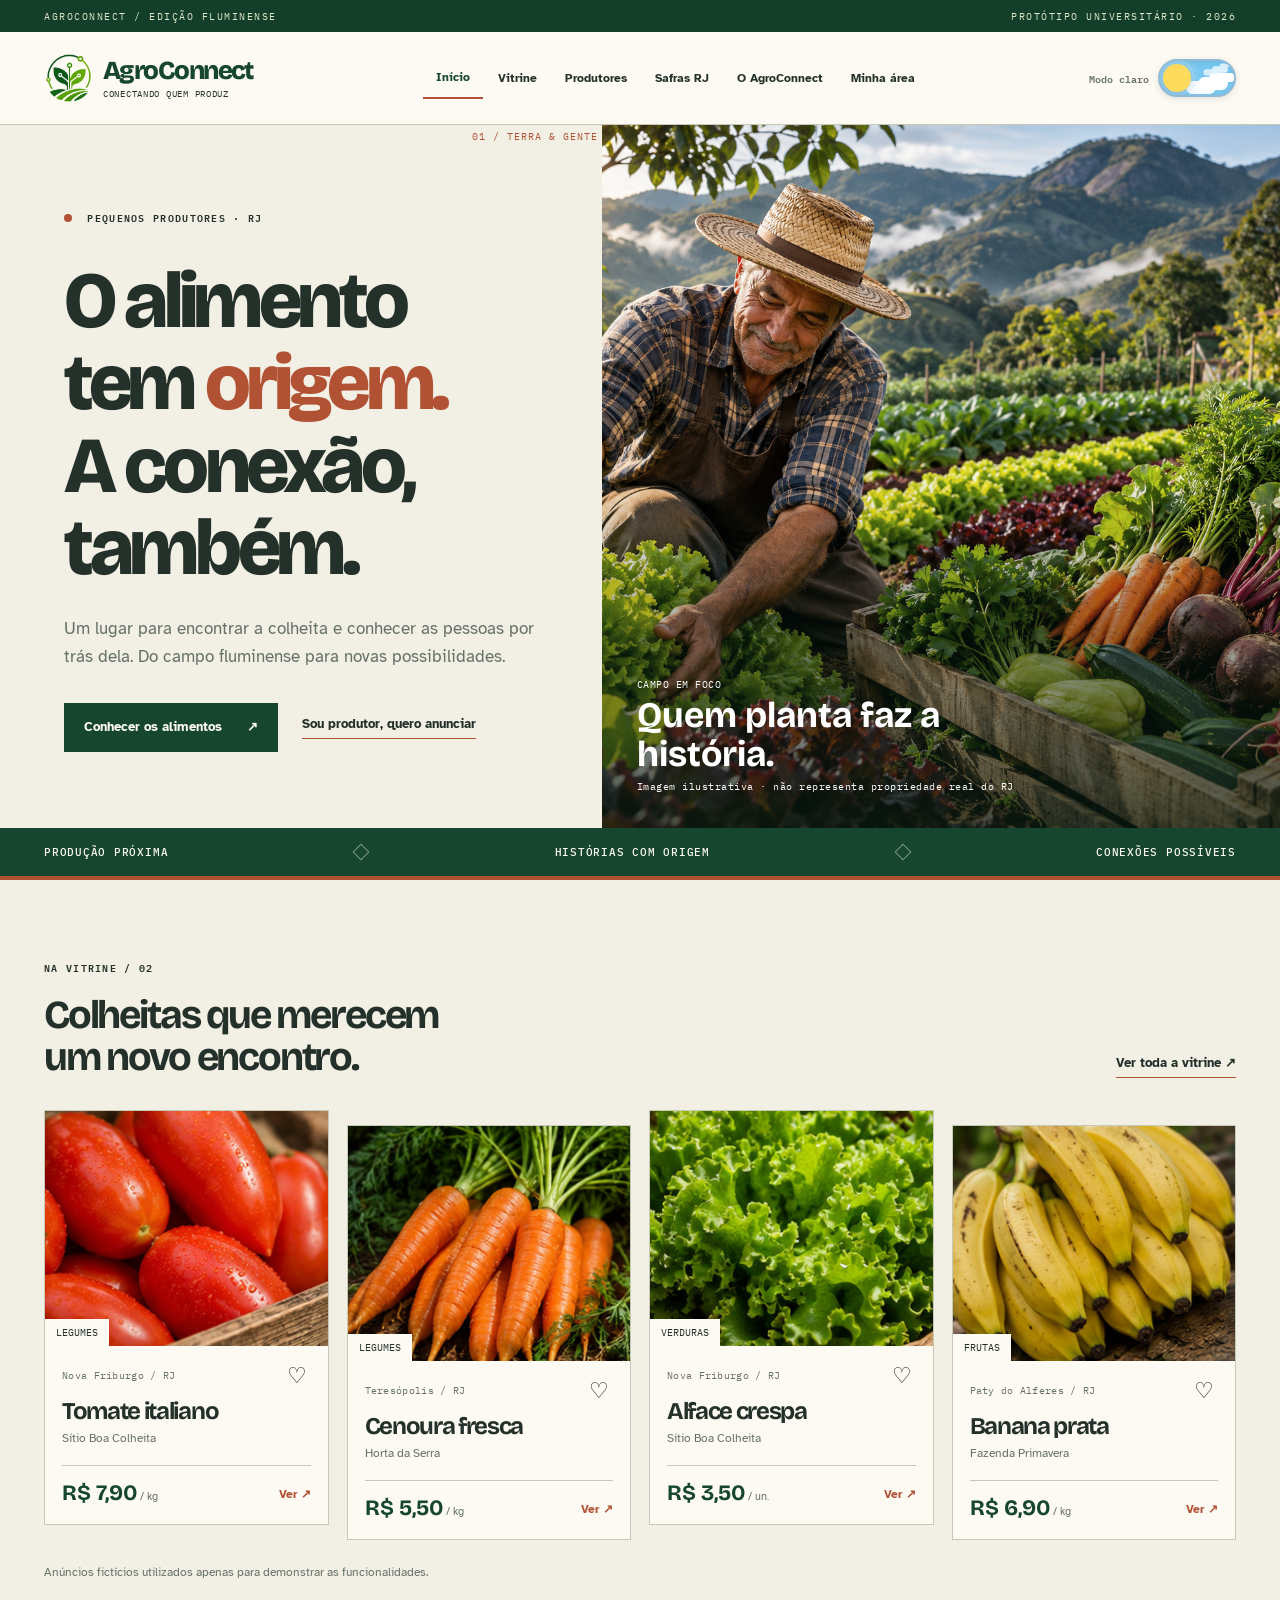
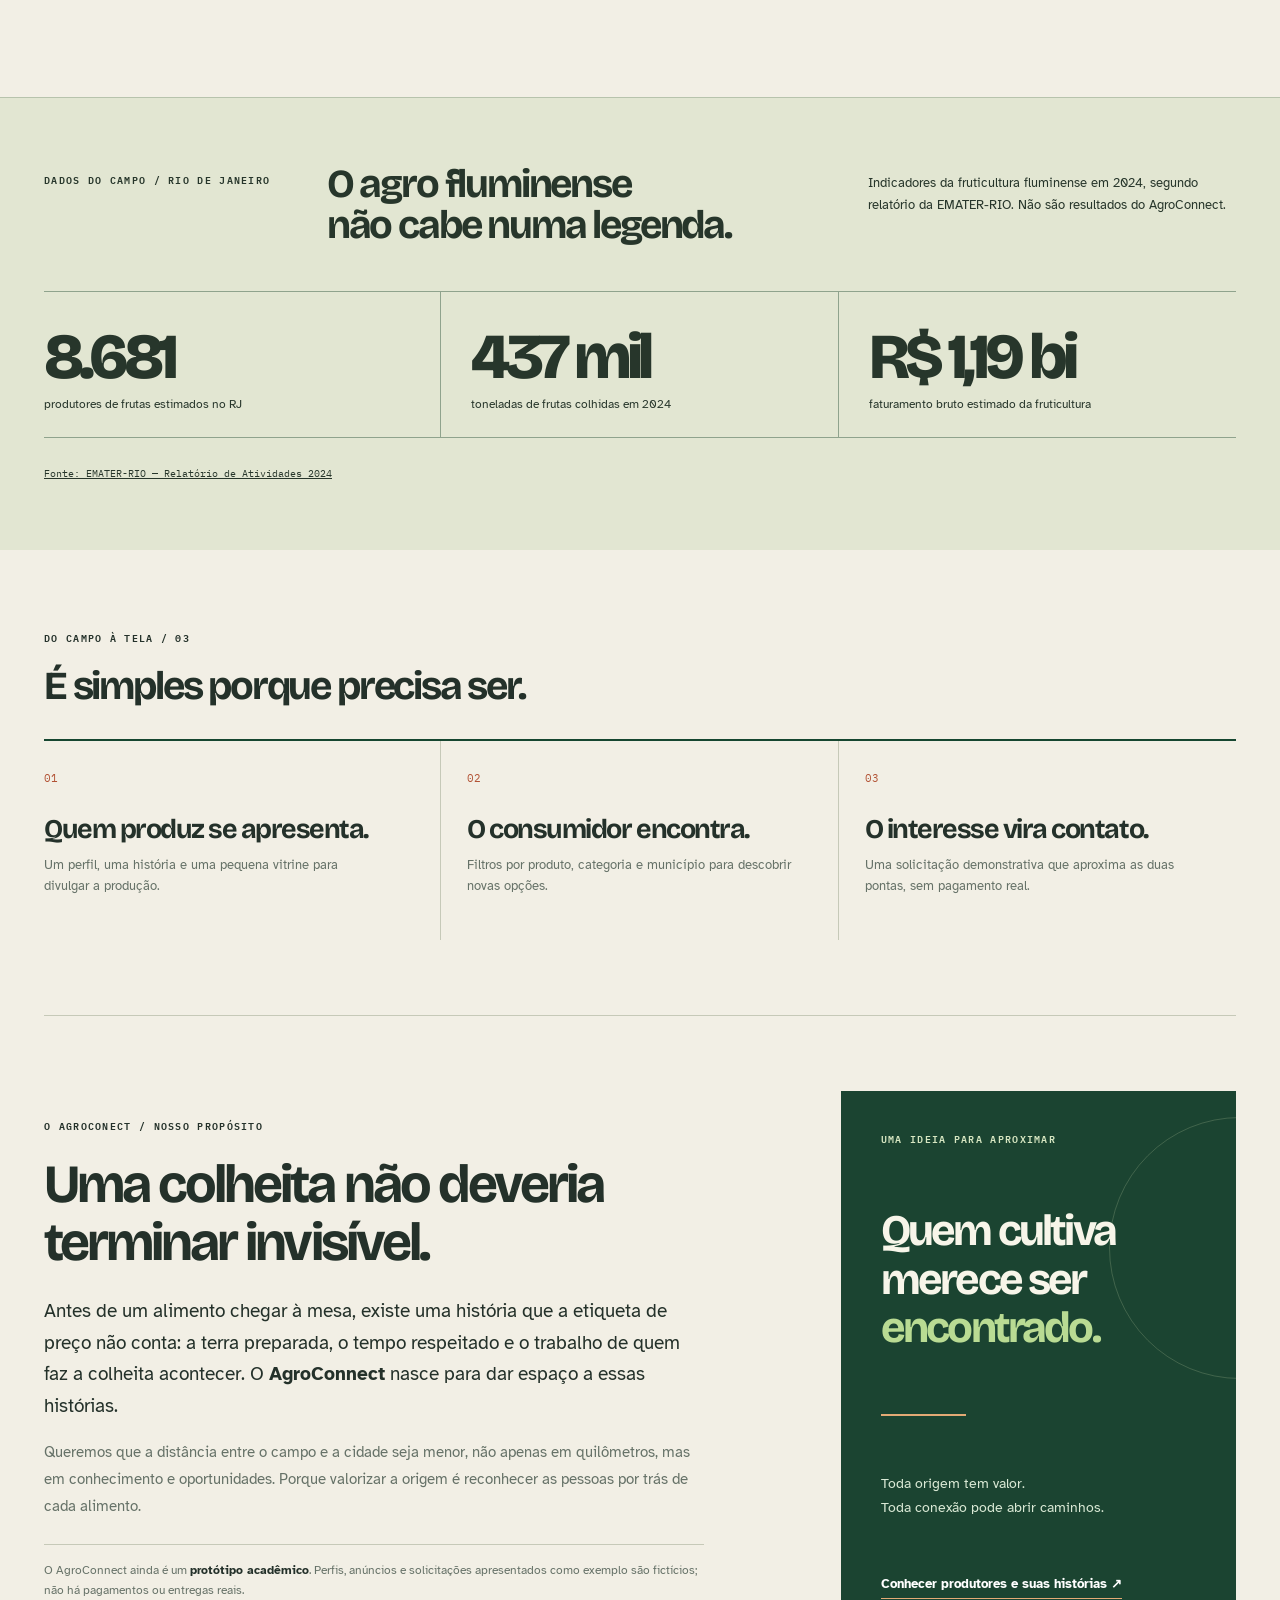
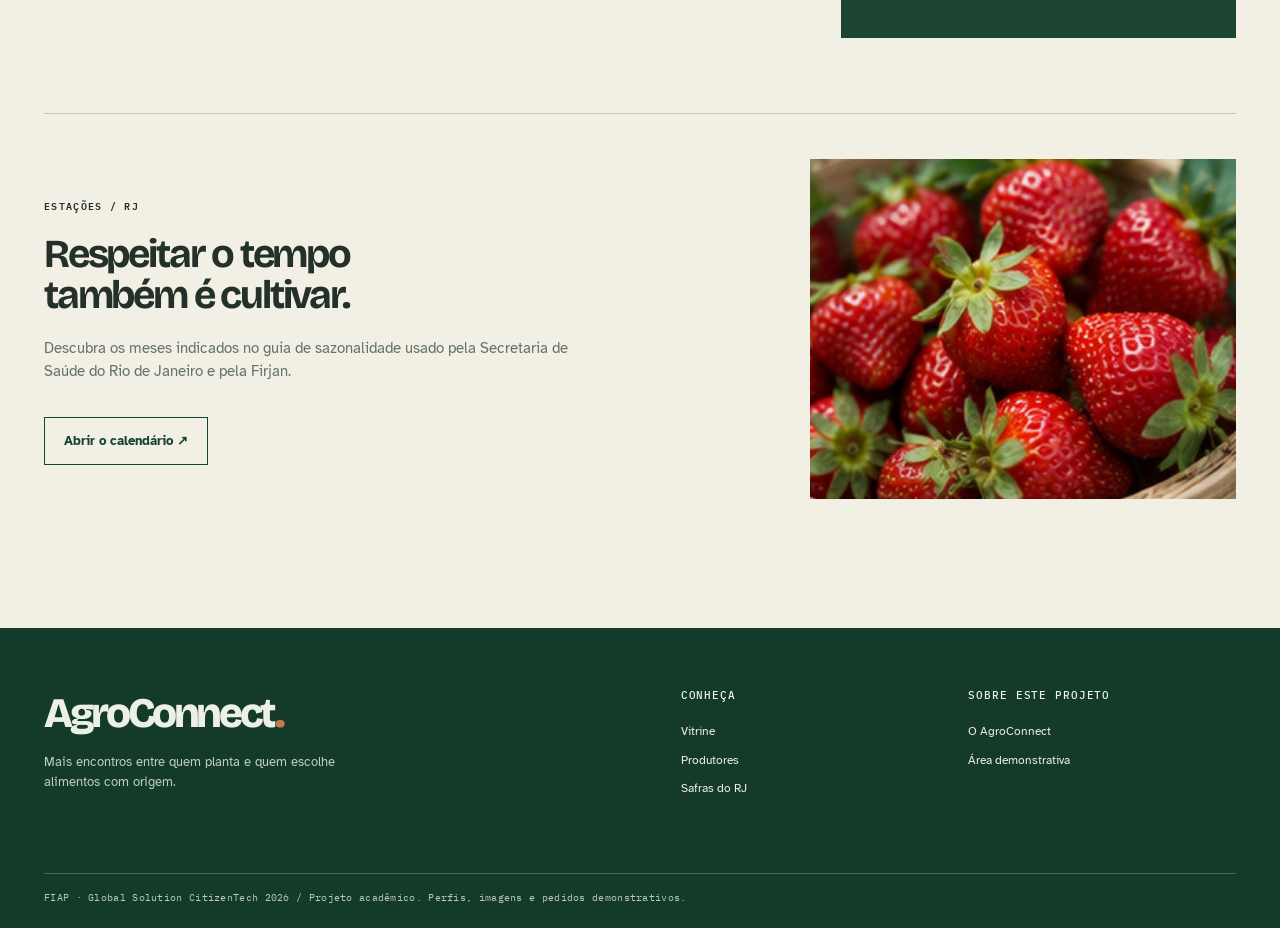
<file: index.html>
<!DOCTYPE html>
<html lang="pt-BR">

<head>
  <meta charset="UTF-8">
  <meta name="viewport" content="width=device-width, initial-scale=1.0">
  <meta name="theme-color" content="#f2efe5">
  <meta name="description"
    content="AgroConnect RJ: protótipo de vitrine para produtores rurais e consumidores do Rio de Janeiro.">
  <title>Início | AgroConnect</title>
  <link rel="preconnect" href="https://fonts.googleapis.com">
  <link rel="preconnect" href="https://fonts.gstatic.com" crossorigin>
  <link
    href="https://fonts.googleapis.com/css2?family=Atkinson+Hyperlegible:wght@400;700&family=Bricolage+Grotesque:opsz,wght@12..96,400;12..96,600;12..96,700;12..96,800&family=IBM+Plex+Mono:wght@400;500;600&display=swap"
    rel="stylesheet">
  <link rel="stylesheet" href="style.css">
  <script defer src="dados.js"></script>
  <script defer src="script.js"></script>
  <script defer src="vitrine.js"></script>
</head>

<body data-page="index">
  <a class="skip-link" href="#conteudo">Pular para o conteúdo</a>
  <div id="cabecalho-compartilhado"></div>
  <main id="conteudo">
    <section class="hero-editorial" aria-labelledby="titulo-principal">
      <div class="hero-palavras">
        <span class="sobrancelha"><span class="ponto"></span> PEQUENOS PRODUTORES · RJ</span>
        <p class="hero-numero" aria-hidden="true">01 / TERRA &amp; GENTE</p>
        <h1 id="titulo-principal">O alimento<br>tem <span>origem.</span><br>A conexão,<br>também.</h1>
        <p class="hero-intro">Um lugar para encontrar a colheita e conhecer as pessoas por trás dela. Do campo
          fluminense para novas possibilidades.</p>
        <div class="hero-chamadas"><a class="botao botao-solido" href="produtos.html">Conhecer os alimentos <span
              aria-hidden="true">↗</span></a><a class="link-simples" href="minha-area.html">Sou produtor, quero
            anunciar</a></div>
      </div>
      <figure class="hero-foto">
        <img id="foto-capa-v6" src="https://images.unsplash.com/photo-1500382017468-9049fed747ef?w=1800&amp;q=85"
          data-fallback="imagens/sitio-boa-colheita.jpg"
          alt="Campo agrícola dourado ao pôr do sol, fotografia ilustrativa da V.6" width="1800" height="1020"
          fetchpriority="high">
        <figcaption><span>CAMPO EM FOCO</span><strong>Quem planta faz a história.</strong><small>Imagem ilustrativa ·
            não representa propriedade real do RJ</small></figcaption>
      </figure>
    </section>
    <div class="faixa-manifesto" aria-label="Valores do projeto">
      <div class="limite"><span>Produção próxima</span><span class="separador"></span><span>Histórias com
          origem</span><span class="separador"></span><span>Conexões possíveis</span></div>
    </div>
    <section class="limite bloco home-destaques" aria-labelledby="destaques-titulo">
      <div class="cabeca-secao">
        <div><span class="sobrancelha">NA VITRINE / 02</span>
          <h2 id="destaques-titulo">Colheitas que merecem<br>um novo encontro.</h2>
        </div><a class="link-simples" href="produtos.html">Ver toda a vitrine ↗</a>
      </div>
      <div id="destaques" class="grade-produtos" aria-live="polite"></div>
      <p class="texto-pequeno">Anúncios fictícios utilizados apenas para demonstrar as funcionalidades.</p>
    </section>
    <section class="faixa-dados" aria-labelledby="dados-titulo">
      <div class="limite">
        <div class="faixa-dados-cabeca"><span class="sobrancelha">DADOS DO CAMPO / RIO DE JANEIRO</span>
          <h2 id="dados-titulo">O agro fluminense<br>não cabe numa legenda.</h2>
          <p>Indicadores da fruticultura fluminense em 2024, segundo relatório da EMATER-RIO. Não são resultados do
            AgroConnect.</p>
        </div>
        <div class="grade-dados">
          <article><strong>8.681</strong><span>produtores de frutas estimados no RJ</span></article>
          <article><strong>437 mil</strong><span>toneladas de frutas colhidas em 2024</span></article>
          <article><strong>R$ 1,19 bi</strong><span>faturamento bruto estimado da fruticultura</span></article>
        </div><a
          href="https://www.rj.gov.br/emater/sites/default/files/arquivos_pagina/Relat%C3%B3rio%20de%20Atividades%202024.pdf"
          target="_blank" rel="noopener noreferrer" class="link-fonte">Fonte: EMATER-RIO — Relatório de Atividades
          2024</a>
      </div>
    </section>
    <section class="limite bloco passo-bloco" aria-labelledby="passos-titulo">
      <div class="cabeca-secao">
        <div><span class="sobrancelha">DO CAMPO À TELA / 03</span>
          <h2 id="passos-titulo">É simples porque precisa ser.</h2>
        </div>
      </div>
      <div class="passos">
        <article><span>01</span>
          <h3>Quem produz se apresenta.</h3>
          <p>Um perfil, uma história e uma pequena vitrine para divulgar a produção.</p>
        </article>
        <article><span>02</span>
          <h3>O consumidor encontra.</h3>
          <p>Filtros por produto, categoria e município para descobrir novas opções.</p>
        </article>
        <article><span>03</span>
          <h3>O interesse vira contato.</h3>
          <p>Uma solicitação demonstrativa que aproxima as duas pontas, sem pagamento real.</p>
        </article>
      </div>
    </section>

    <section id="quem-somos" class="limite bloco sobre-resumo" aria-labelledby="sobre-titulo">
      <div class="sobre-historia">
        <span class="sobrancelha">O AGROCONECT / NOSSO PROPÓSITO</span>
        <h2 id="sobre-titulo">Uma colheita não deveria terminar invisível.</h2>
        <p class="sobre-destaque">Antes de um alimento chegar à mesa, existe uma história que a etiqueta de preço não
          conta: a terra preparada, o tempo respeitado e o trabalho de quem faz a colheita acontecer. O
          <strong>AgroConnect</strong> nasce para dar espaço a essas histórias.
        </p>
        <p>Queremos que a distância entre o campo e a cidade seja menor, não apenas em quilômetros, mas em conhecimento
          e oportunidades. Porque valorizar a origem é reconhecer as pessoas por trás de cada alimento.</p>
        <p class="sobre-transparencia">O AgroConnect ainda é um <strong>protótipo acadêmico</strong>. Perfis, anúncios e
          solicitações apresentados como exemplo são fictícios; não há pagamentos ou entregas reais.</p>
      </div>
      <aside class="sobre-manifesto" aria-label="Manifesto do AgroConnect">
        <span class="sobrancelha">UMA IDEIA PARA APROXIMAR</span>
        <p>Quem cultiva merece ser <em>encontrado.</em></p>
        <span class="sobre-manifesto-linha" aria-hidden="true"></span>
        <strong>Toda origem tem valor.<br>Toda conexão pode abrir caminhos.</strong>
        <a class="link-simples" href="produtores.html">Conhecer produtores e suas histórias ↗</a>
      </aside>
    </section>
    <section class="limite link-safra-home">
      <div><span class="sobrancelha">ESTAÇÕES / RJ</span>
        <h2>Respeitar o tempo<br>também é cultivar.</h2>
        <p>Descubra os meses indicados no guia de sazonalidade usado pela Secretaria de Saúde do Rio de Janeiro e pela
          Firjan.</p><a class="botao botao-outline" href="safras.html">Abrir o calendário ↗</a>
      </div><img src="imagens/morango.jpg" alt="Morangos vermelhos frescos em cesta, imagem ilustrativa" width="540"
        height="540" loading="lazy">
    </section>
  </main>
  <div id="rodape-compartilhado"></div>
</body>

</html>
</file>
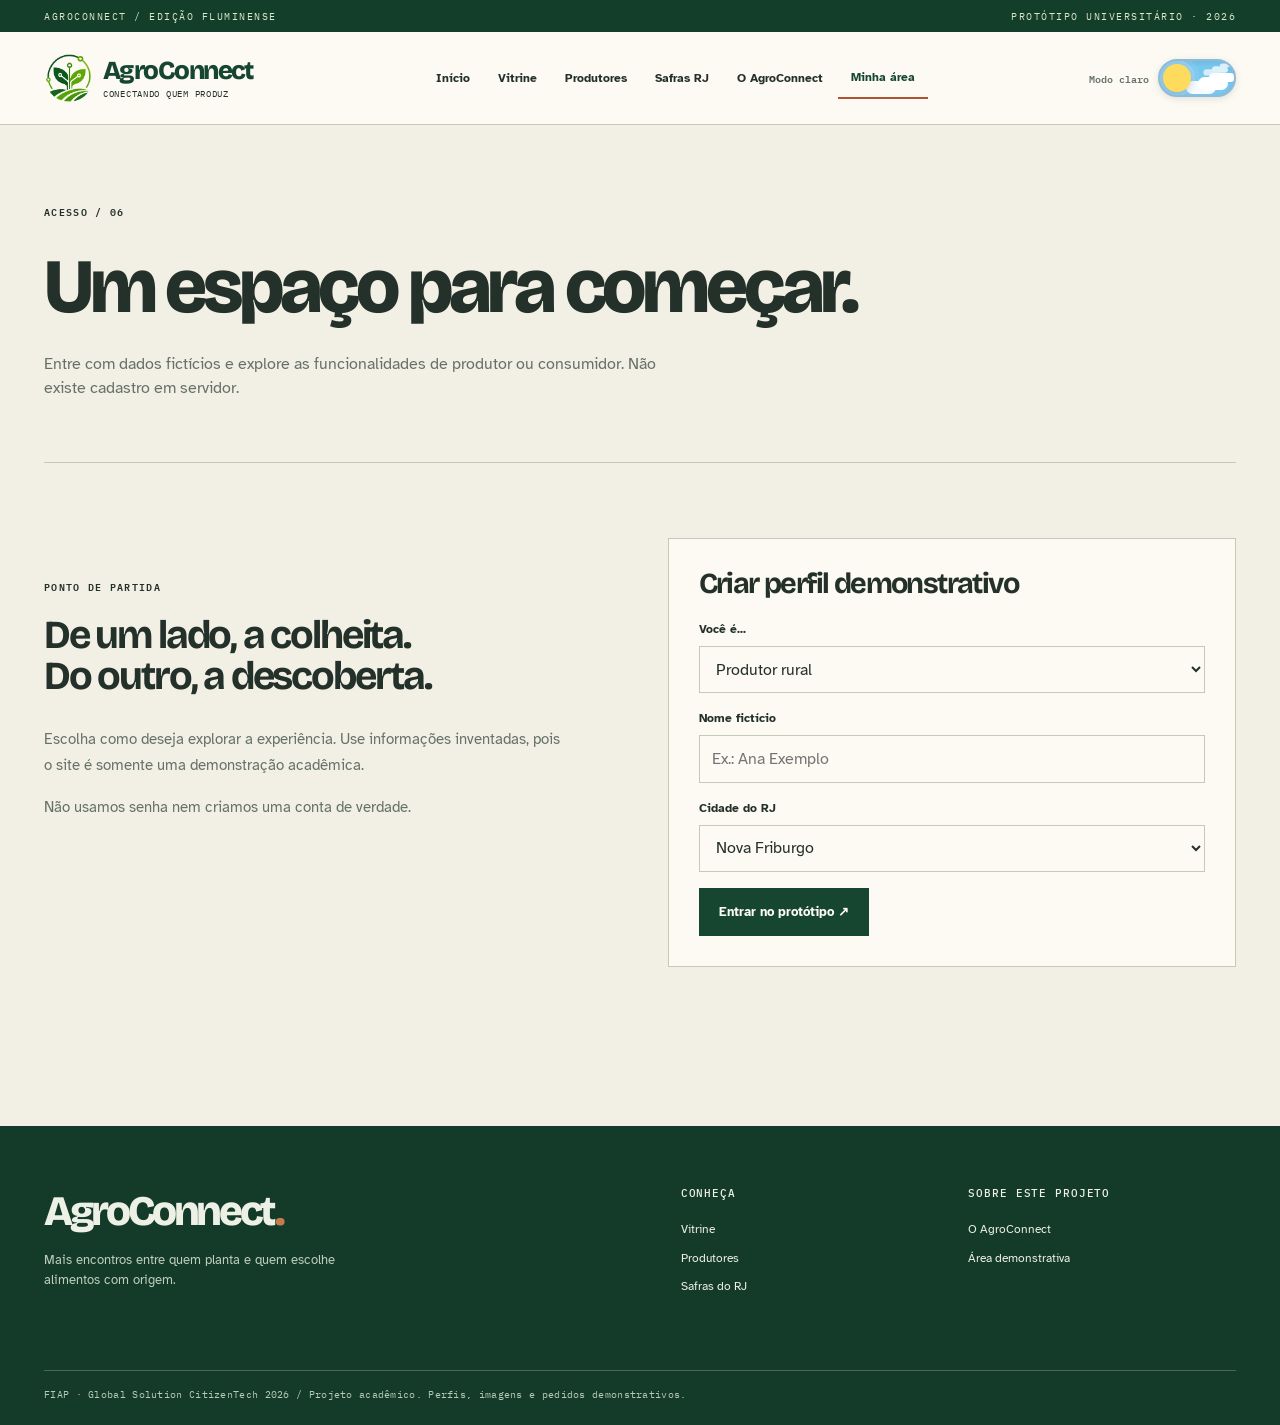
<file: minha-area.html>
<!DOCTYPE html>
<html lang="pt-BR">

<head>
  <meta charset="UTF-8">
  <meta name="viewport" content="width=device-width, initial-scale=1.0">
  <meta name="theme-color" content="#f2efe5">
  <meta name="description"
    content="AgroConnect RJ: protótipo de vitrine para produtores rurais e consumidores do Rio de Janeiro.">
  <title>Minha área | AgroConnect</title>
  <link rel="preconnect" href="https://fonts.googleapis.com">
  <link rel="preconnect" href="https://fonts.gstatic.com" crossorigin>
  <link
    href="https://fonts.googleapis.com/css2?family=Atkinson+Hyperlegible:wght@400;700&family=Bricolage+Grotesque:opsz,wght@12..96,400;12..96,600;12..96,700;12..96,800&family=IBM+Plex+Mono:wght@400;500;600&display=swap"
    rel="stylesheet">
  <link rel="stylesheet" href="style.css">
  <script defer src="dados.js"></script>
  <script defer src="script.js"></script>
  <script defer src="conta.js"></script>
</head>

<body data-page="minha-area">
  <a class="skip-link" href="#conteudo">Pular para o conteúdo</a>
  <div id="cabecalho-compartilhado"></div>
  <main id="conteudo">
    <section class="topo-pagina limite"><span class="sobrancelha">ACESSO / 06</span>
      <h1>Um espaço para começar.</h1>
      <p>Entre com dados fictícios e explore as funcionalidades de produtor ou consumidor. Não existe cadastro em
        servidor.</p>
    </section>
    <section id="area-usuario" class="limite bloco" aria-live="polite"></section>
  </main>
  <div id="rodape-compartilhado"></div>
</body>

</html>
</file>
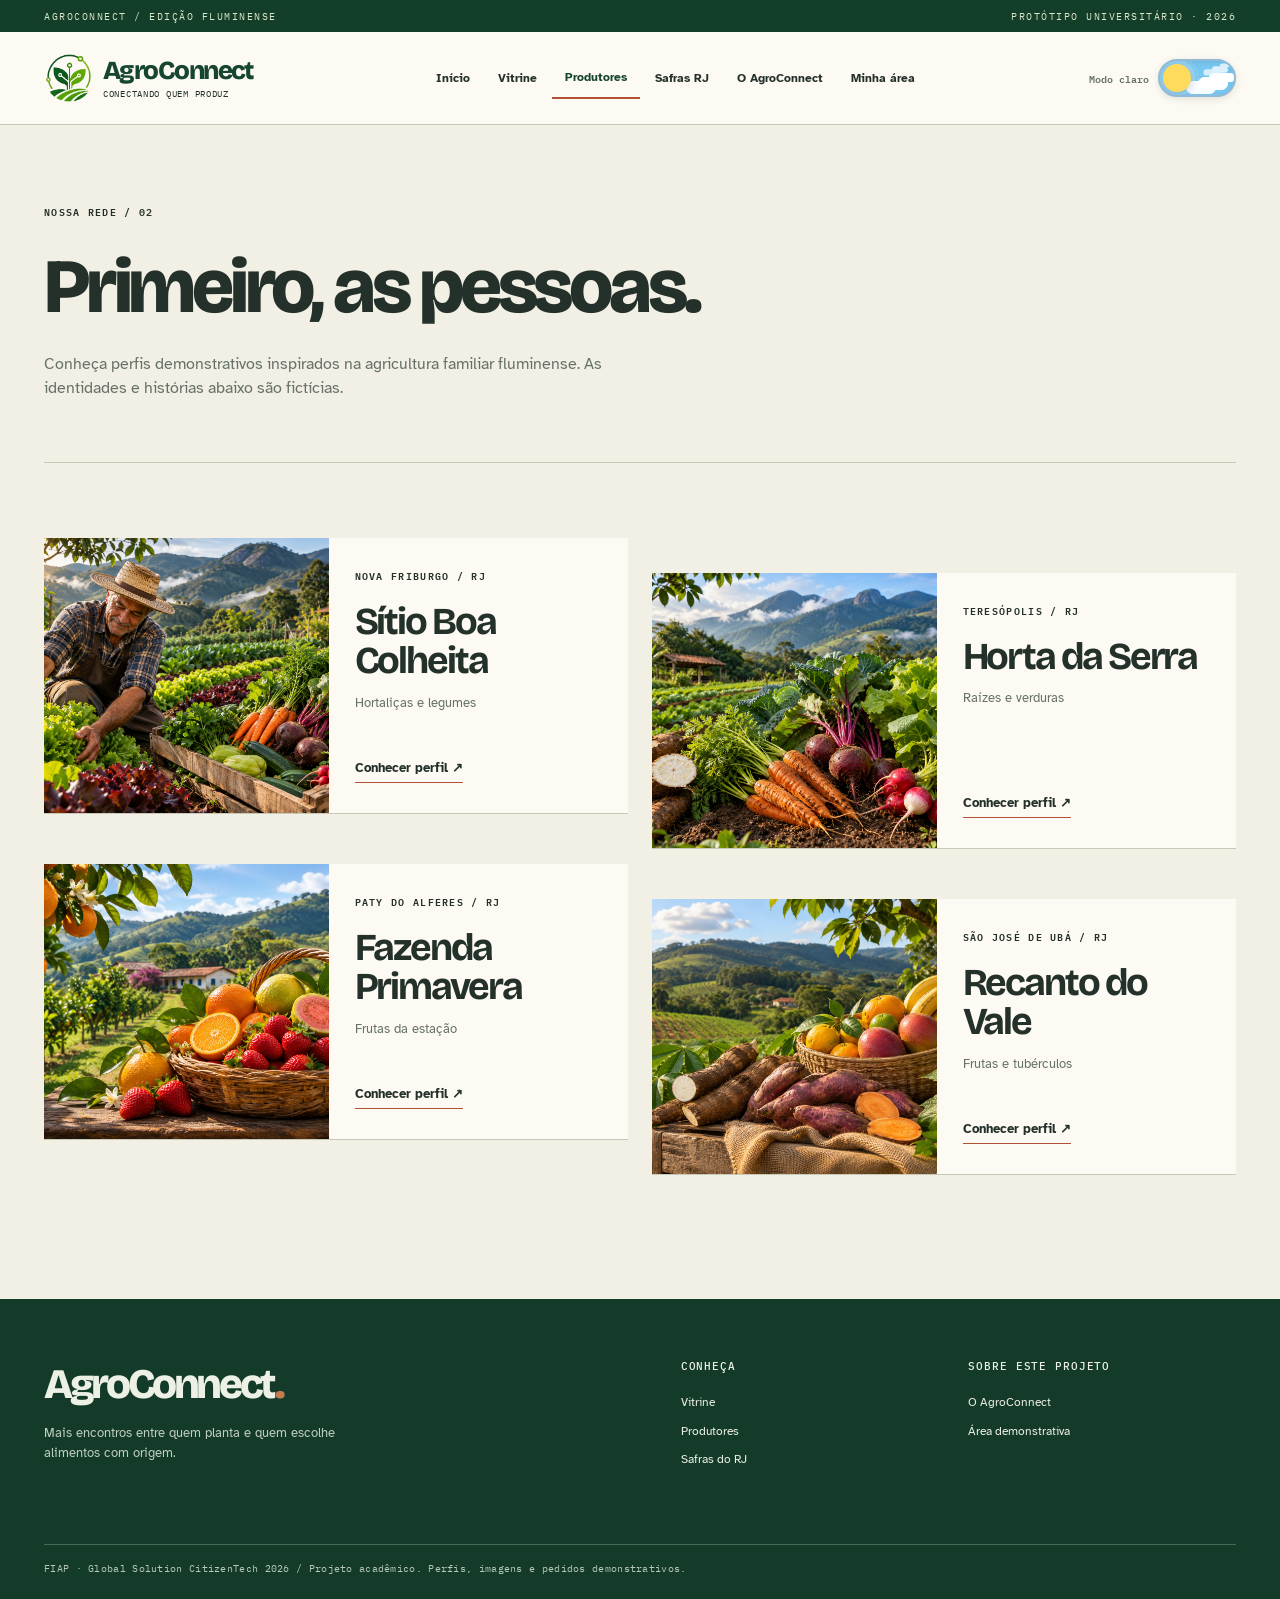
<file: produtores.html>
<!DOCTYPE html>
<html lang="pt-BR">

<head>
  <meta charset="UTF-8">
  <meta name="viewport" content="width=device-width, initial-scale=1.0">
  <meta name="theme-color" content="#f2efe5">
  <meta name="description"
    content="AgroConnect RJ: protótipo de vitrine para produtores rurais e consumidores do Rio de Janeiro.">
  <title>Produtores | AgroConnect</title>
  <link rel="preconnect" href="https://fonts.googleapis.com">
  <link rel="preconnect" href="https://fonts.gstatic.com" crossorigin>
  <link
    href="https://fonts.googleapis.com/css2?family=Atkinson+Hyperlegible:wght@400;700&family=Bricolage+Grotesque:opsz,wght@12..96,400;12..96,600;12..96,700;12..96,800&family=IBM+Plex+Mono:wght@400;500;600&display=swap"
    rel="stylesheet">
  <link rel="stylesheet" href="style.css">
  <script defer src="dados.js"></script>
  <script defer src="script.js"></script>
  <script defer src="vitrine.js"></script>
</head>

<body data-page="produtores">
  <a class="skip-link" href="#conteudo">Pular para o conteúdo</a>
  <div id="cabecalho-compartilhado"></div>
  <main id="conteudo">
    <div id="secao-produtores">
      <section class="topo-pagina limite"><span class="sobrancelha">NOSSA REDE / 02</span>
        <h1>Primeiro, as pessoas.</h1>
        <p>Conheça perfis demonstrativos inspirados na agricultura familiar fluminense. As identidades e histórias
          abaixo são fictícias.</p>
      </section>
      <section class="limite bloco">
        <div id="lista-produtores" class="grade-produtores"></div>
      </section>
    </div>
    <section id="detalhe-produtor" class="limite bloco" hidden aria-live="polite"></section>
  </main>
  <div id="rodape-compartilhado"></div>
</body>

</html>
</file>
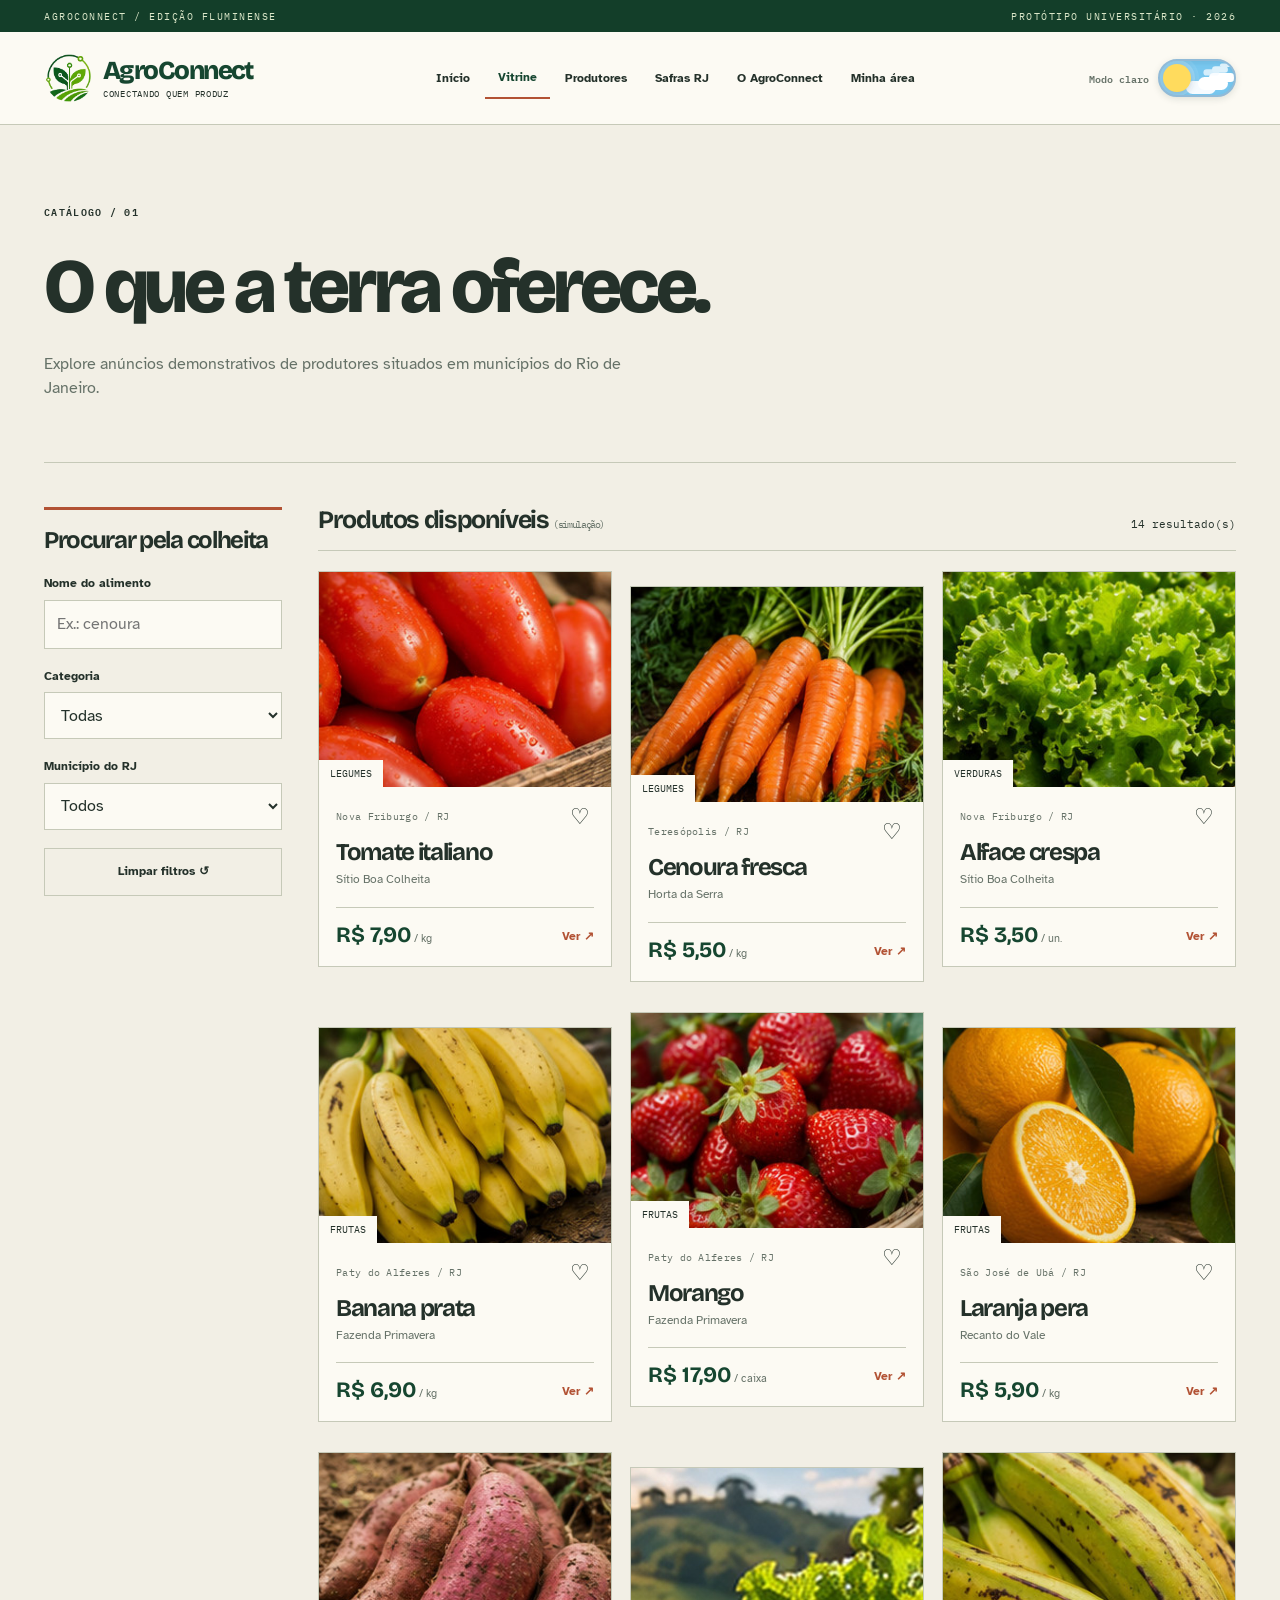
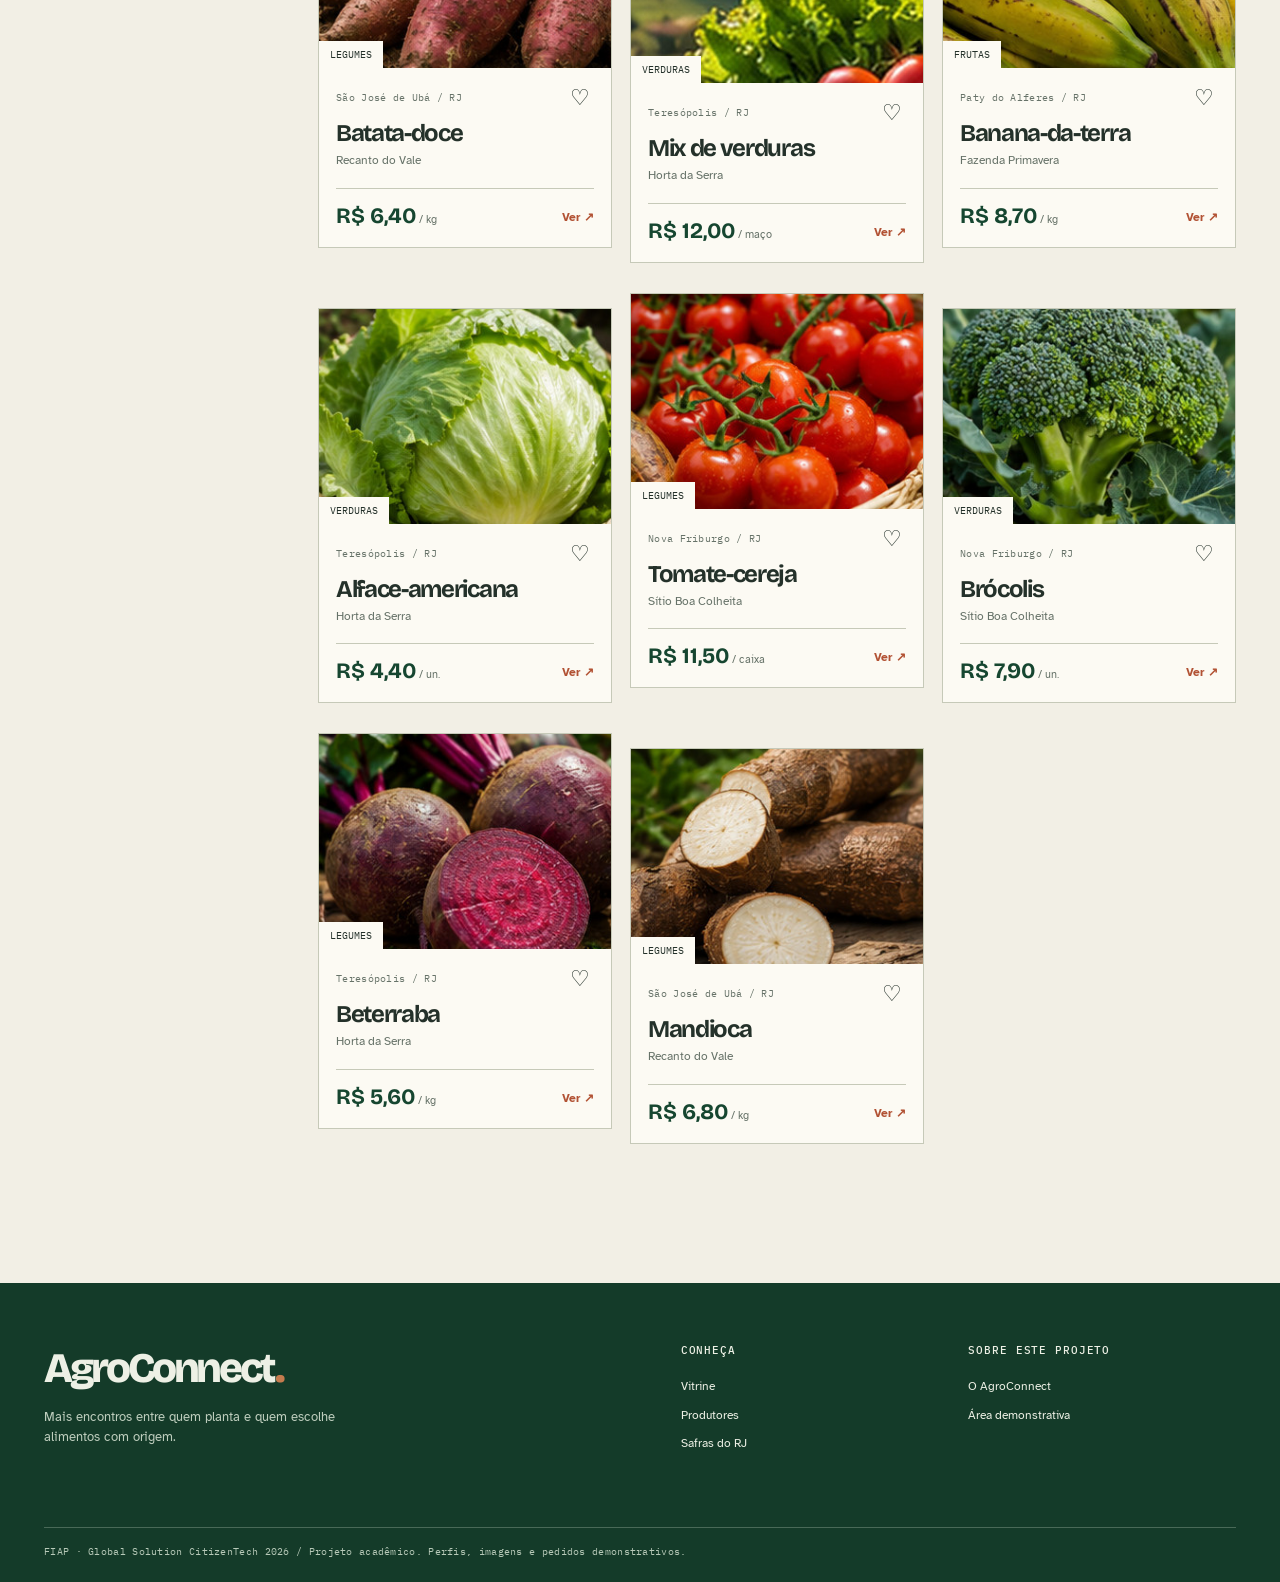
<file: produtos.html>
<!DOCTYPE html>
<html lang="pt-BR">

<head>
  <meta charset="UTF-8">
  <meta name="viewport" content="width=device-width, initial-scale=1.0">
  <meta name="theme-color" content="#f2efe5">
  <meta name="description"
    content="AgroConnect RJ: protótipo de vitrine para produtores rurais e consumidores do Rio de Janeiro.">
  <title>Vitrine | AgroConnect</title>
  <link rel="preconnect" href="https://fonts.googleapis.com">
  <link rel="preconnect" href="https://fonts.gstatic.com" crossorigin>
  <link
    href="https://fonts.googleapis.com/css2?family=Atkinson+Hyperlegible:wght@400;700&family=Bricolage+Grotesque:opsz,wght@12..96,400;12..96,600;12..96,700;12..96,800&family=IBM+Plex+Mono:wght@400;500;600&display=swap"
    rel="stylesheet">
  <link rel="stylesheet" href="style.css">
  <script defer src="dados.js"></script>
  <script defer src="script.js"></script>
  <script defer src="vitrine.js"></script>
</head>

<body data-page="produtos">
  <a class="skip-link" href="#conteudo">Pular para o conteúdo</a>
  <div id="cabecalho-compartilhado"></div>
  <main id="conteudo">
    <div id="secao-catalogo">
      <section class="topo-pagina limite"><span class="sobrancelha">CATÁLOGO / 01</span>
        <h1>O que a terra oferece.</h1>
        <p>Explore anúncios demonstrativos de produtores situados em municípios do Rio de Janeiro.</p>
      </section>
      <section class="limite catalogo-layout" aria-label="Vitrine de produtos">
        <aside class="filtros">
          <h2>Procurar pela colheita</h2>
          <div class="campo"><label for="busca">Nome do alimento</label><input type="search" id="busca"
              placeholder="Ex.: cenoura" autocomplete="off"></div>
          <div class="campo"><label for="categoria">Categoria</label><select id="categoria">
              <option value="">Todas</option>
              <option>Frutas</option>
              <option>Legumes</option>
              <option>Verduras</option>
            </select></div>
          <div class="campo"><label for="cidade">Município do RJ</label><select id="cidade">
              <option value="">Todos</option>
              <option>Nova Friburgo</option>
              <option>Teresópolis</option>
              <option>Paty do Alferes</option>
              <option>São José de Ubá</option>
            </select></div><button type="button" id="limpar-filtros" class="botao botao-texto">Limpar filtros ↺</button>
        </aside>
        <div class="resultado-vitrine">
          <div class="resultado-cabeca">
            <h2>Produtos disponíveis <small>(simulação)</small></h2><output id="total-produtos"
              aria-live="polite"></output>
          </div>
          <div id="lista-produtos" class="grade-produtos" aria-live="polite"></div>
        </div>
      </section>
    </div>
    <section id="detalhe-produto" class="limite bloco" hidden aria-live="polite"></section>
  </main>
  <div id="rodape-compartilhado"></div>
</body>

</html>
</file>
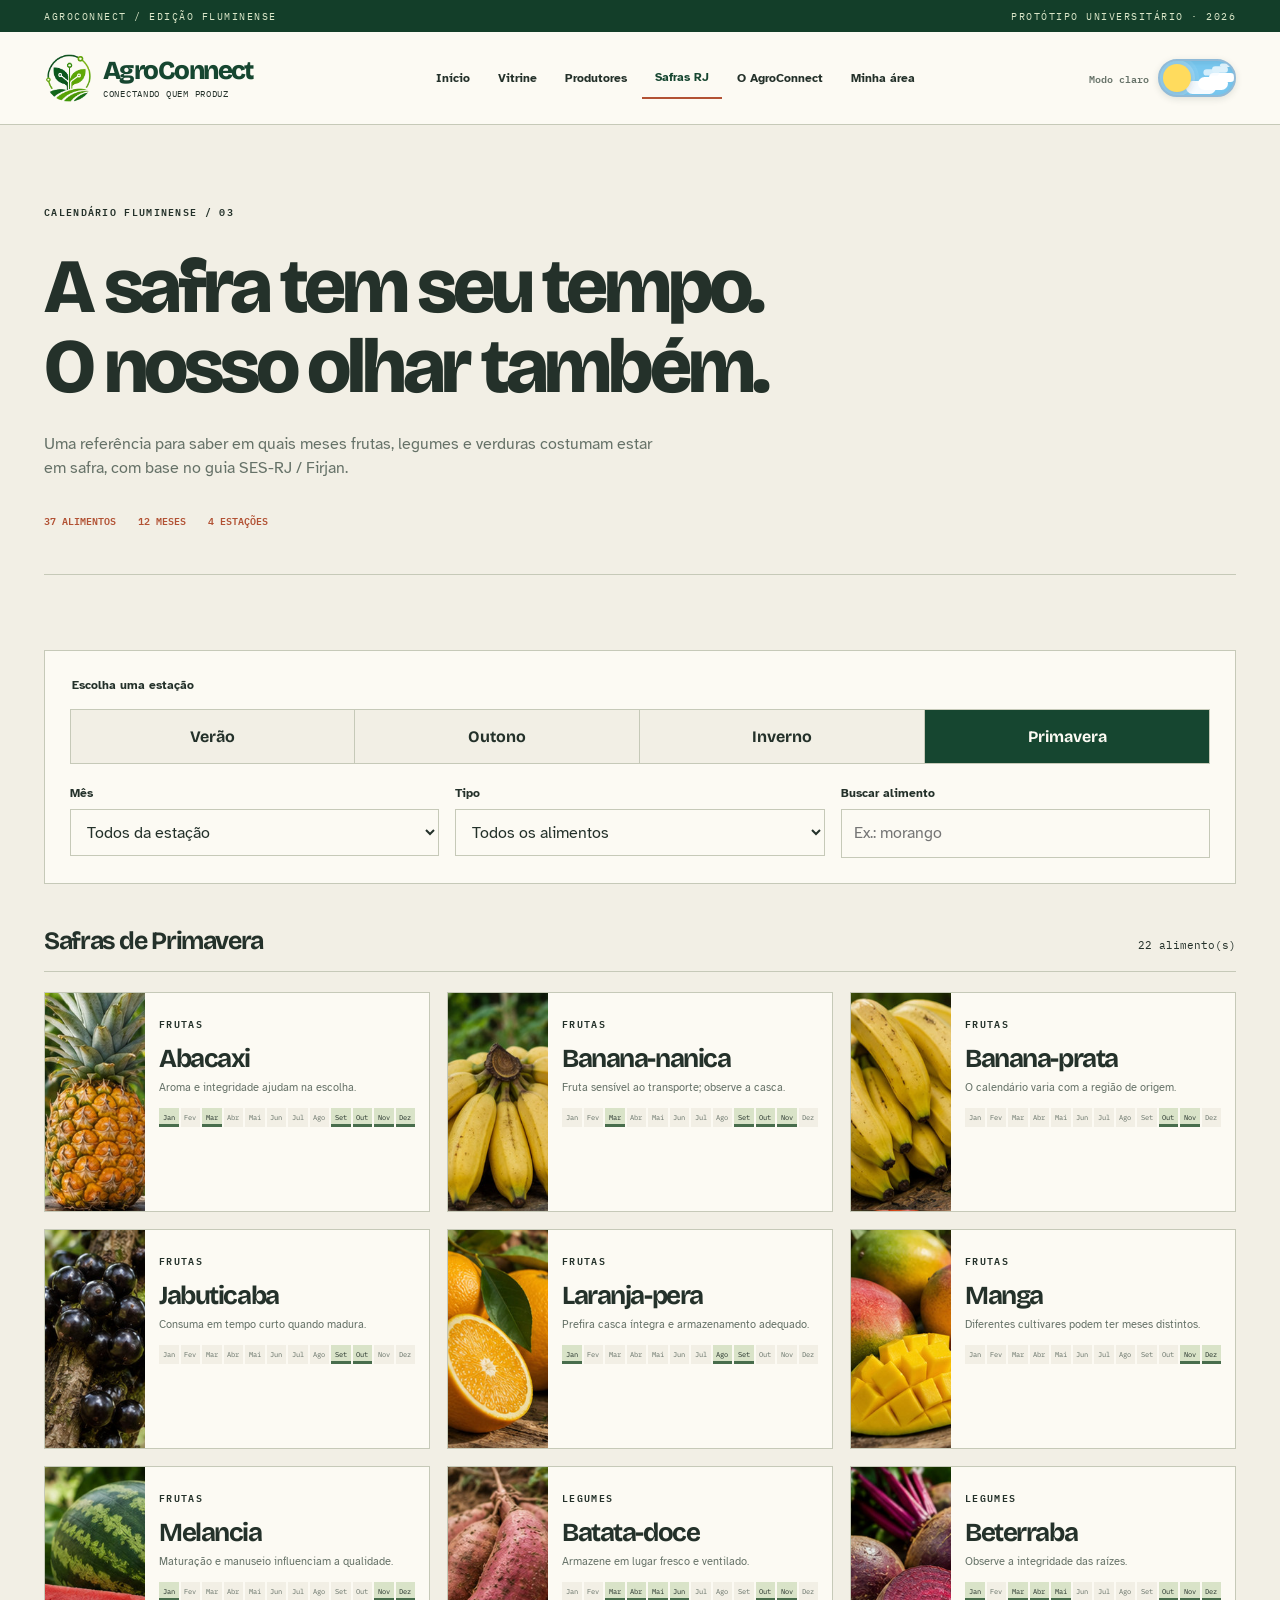
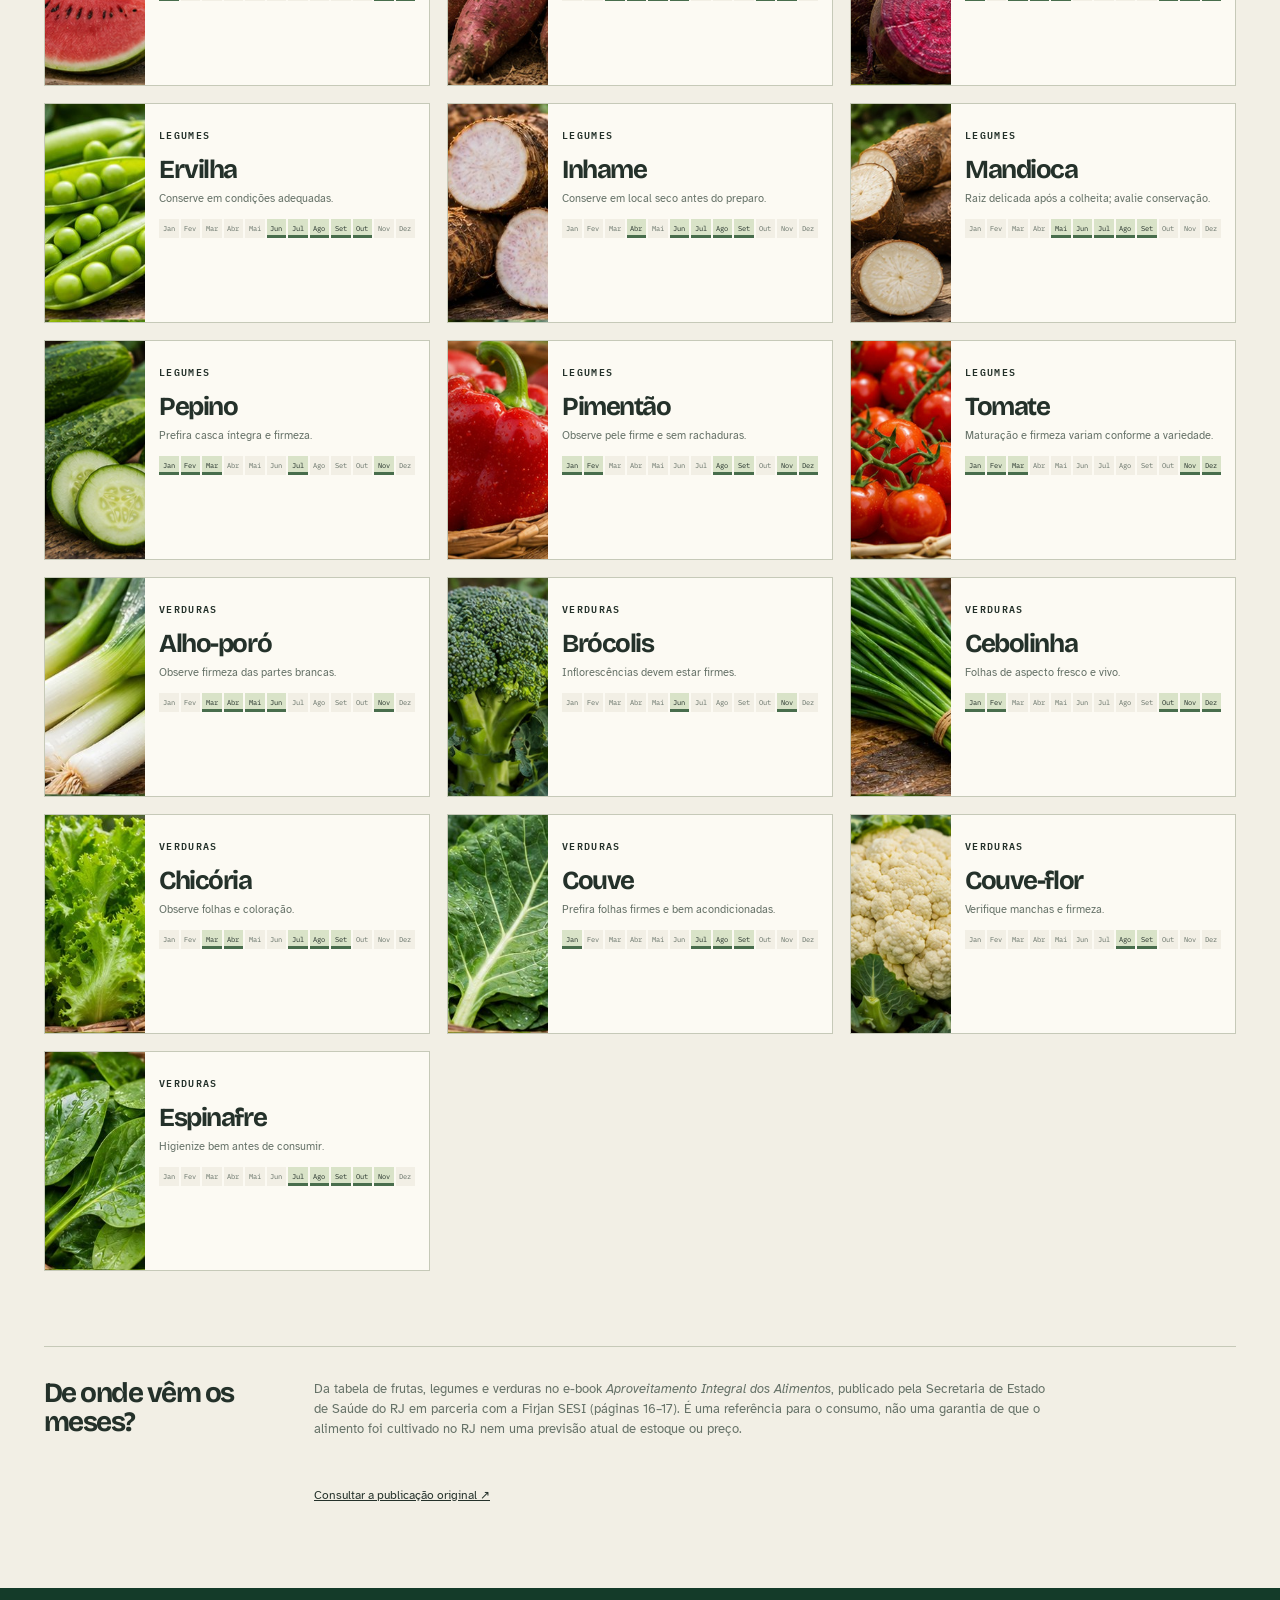
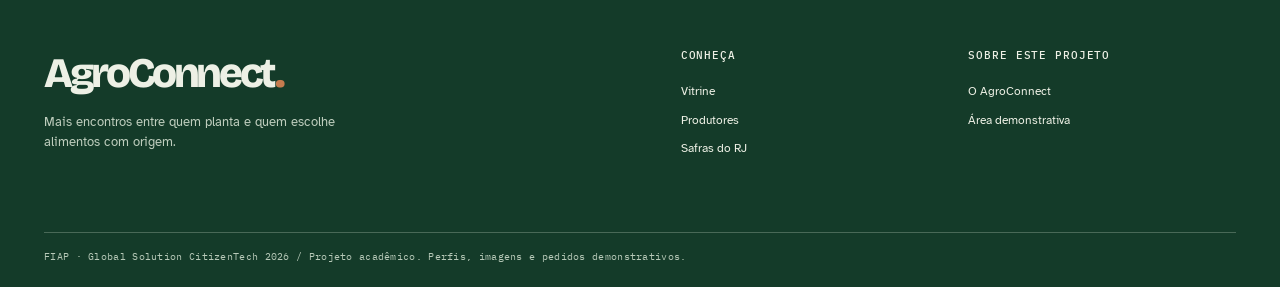
<file: safras.html>
<!DOCTYPE html>
<html lang="pt-BR">

<head>
  <meta charset="UTF-8">
  <meta name="viewport" content="width=device-width, initial-scale=1.0">
  <meta name="theme-color" content="#f2efe5">
  <meta name="description"
    content="AgroConnect RJ: protótipo de vitrine para produtores rurais e consumidores do Rio de Janeiro.">
  <title>Calendário de safras | AgroConnect</title>
  <link rel="preconnect" href="https://fonts.googleapis.com">
  <link rel="preconnect" href="https://fonts.gstatic.com" crossorigin>
  <link
    href="https://fonts.googleapis.com/css2?family=Atkinson+Hyperlegible:wght@400;700&family=Bricolage+Grotesque:opsz,wght@12..96,400;12..96,600;12..96,700;12..96,800&family=IBM+Plex+Mono:wght@400;500;600&display=swap"
    rel="stylesheet">
  <link rel="stylesheet" href="style.css">
  <script defer src="dados.js"></script>
  <script defer src="script.js"></script>
  <script defer src="safras.js"></script>
</head>

<body data-page="safras">
  <a class="skip-link" href="#conteudo">Pular para o conteúdo</a>
  <div id="cabecalho-compartilhado"></div>
  <main id="conteudo">
    <section class="topo-pagina topo-safras limite"><span class="sobrancelha">CALENDÁRIO FLUMINENSE / 03</span>
      <h1>A safra tem seu tempo.<br>O nosso olhar também.</h1>
      <p>Uma referência para saber em quais meses frutas, legumes e verduras costumam estar em safra, com base no guia
        SES-RJ / Firjan.</p>
      <div class="avisos-safra"><span>37 alimentos</span><span>12 meses</span><span>4 estações</span></div>
    </section>
    <section class="limite bloco" aria-label="Consulta de sazonalidade">
      <div class="controle-safra">
        <fieldset class="estacoes">
          <legend>Escolha uma estação</legend>
          <div class="botoes-estacao"><button type="button" data-estacao="verao">Verão</button><button type="button"
              data-estacao="outono">Outono</button><button type="button" data-estacao="inverno">Inverno</button><button
              type="button" data-estacao="primavera">Primavera</button></div>
        </fieldset>
        <div class="campos-safra">
          <div class="campo"><label for="mes-safra">Mês</label><select id="mes-safra">
              <option value="">Todos da estação</option>
            </select></div>
          <div class="campo"><label for="tipo-safra">Tipo</label><select id="tipo-safra">
              <option value="">Todos os alimentos</option>
              <option>Frutas</option>
              <option>Legumes</option>
              <option>Verduras</option>
            </select></div>
          <div class="campo"><label for="busca-safra">Buscar alimento</label><input id="busca-safra" type="search"
              placeholder="Ex.: morango"></div>
        </div>
      </div>
      <div class="resultado-cabeca">
        <h2 id="titulo-estacao">Safras desta estação</h2><output id="quantidade-safra" aria-live="polite"></output>
      </div>
      <div id="lista-safras" class="grade-safras" aria-live="polite"></div>
    </section>
    <section class="limite nota-metodo">
      <h2>De onde vêm os meses?</h2>
      <p>Da tabela de frutas, legumes e verduras no e-book <em>Aproveitamento Integral dos Alimentos</em>, publicado
        pela Secretaria de Estado de Saúde do RJ em parceria com a Firjan SESI (páginas 16–17). É uma referência para o
        consumo, não uma garantia de que o alimento foi cultivado no RJ nem uma previsão atual de estoque ou preço.</p>
      <a href="https://www.rj.gov.br/saude/sites/default/files/arquivo_pagina_basica/E-Book-Nutre-RJ-compactado.pdf"
        target="_blank" rel="noopener noreferrer">Consultar a publicação original ↗</a>
    </section>
  </main>
  <div id="rodape-compartilhado"></div>
</body>

</html>
</file>
<file: style.css>
:root {
  --papel: #f2efe5;
  --superficie: #fcfaf3;
  --tinta: #24312a;
  --verde: #164630;
  --verde-sec: #486d4c;
  --verde-claro: #d9e3c8;
  --terracota: #b25234;
  --linha: #c6c9b8;
  --muted: #667268;
  --fonte-texto: 'Atkinson Hyperlegible', 'Trebuchet MS', sans-serif;
  --fonte-titulo: 'Bricolage Grotesque', 'Trebuchet MS', sans-serif;
  --fonte-detalhe: 'IBM Plex Mono', 'Consolas', monospace;
}

html[data-tema='escuro'] {
  --papel: #16231c;
  --superficie: #1f3026;
  --tinta: #eef3e6;
  --verde: #bfdfad;
  --verde-sec: #b8d39d;
  --verde-claro: #2c4a36;
  --terracota: #e8a47b;
  --linha: #455d4d;
  --muted: #b2c0ad;
}

* {
  box-sizing: border-box;
}

html {
  scroll-behavior: smooth;
}

body {
  margin: 0;
  background: var(--papel);
  color: var(--tinta);
  font-family: var(--fonte-texto);
  line-height: 1.55;
}

img {
  max-width: 100%;
  display: block;
}

button,
input,
select,
textarea {
  font: inherit;
}

button,
a,
input,
select,
textarea {
  -webkit-tap-highlight-color: transparent;
}

a {
  color: inherit;
  text-decoration: none;
}

a:hover {
  color: var(--terracota);
}

button {
  cursor: pointer;
}

button:disabled {
  cursor: not-allowed;
  opacity: .5;
}

:focus-visible {
  outline: 3px solid var(--terracota);
  outline-offset: 3px;
}

::selection {
  background: var(--terracota);
  color: #fff;
}

.limite {
  width: min(1340px, calc(100% - 88px));
  margin-inline: auto;
}

h1,
h2,
h3 {
  font-family: var(--fonte-titulo);
  letter-spacing: -.055em;
  line-height: 1.04;
  margin: 0;
}

h1 {
  font-size: clamp(46px, 6.2vw, 106px);
  font-weight: 800;
}

h2 {
  font-size: clamp(31px, 3.1vw, 56px);
  font-weight: 700;
}

h3 {
  font-size: 24px;
}

p {
  margin: 0 0 1rem;
}

.sobrancelha {
  font-family: var(--fonte-detalhe);
  letter-spacing: .13em;
  text-transform: uppercase;
  font-size: 10px;
  font-weight: 600;
}

.ponto {
  display: inline-block;
  background: var(--terracota);
  width: 8px;
  height: 8px;
  border-radius: 50%;
  margin-right: 8px;
}

.texto-pequeno {
  color: var(--muted);
  font-size: 12px;
  line-height: 1.65;
}

.bloco {
  padding-block: 75px;
}

.skip-link {
  position: absolute;
  top: -100px;
  left: 16px;
  padding: 12px 16px;
  background: var(--superficie);
  z-index: 100;
}

.skip-link:focus {
  top: 10px;
}

.ribbon {
  min-height: 32px;
  background: #133e29;
  color: #dbe7c9;
  display: flex;
  justify-content: space-between;
  align-items: center;
  padding: 7px 44px;
  gap: 14px;
  font: 10px var(--fonte-detalhe);
  letter-spacing: .15em;
}

.cabecalho {
  background: var(--superficie);
  border-bottom: 1px solid var(--linha);
  position: sticky;
  top: 0;
  z-index: 20;
}

.cabecalho-interno {
  min-height: 92px;
  display: flex;
  align-items: center;
  gap: 30px;
}

.marca {
  display: flex;
  align-items: center;
  gap: 11px;
  min-width: 218px;
}

.marca img {
  width: 48px;
  height: 48px;
  object-fit: contain;
}

.marca strong {
  display: block;
  font: 800 26px/1 var(--fonte-titulo);
  letter-spacing: -.06em;
  color: var(--verde);
}

.marca small {
  display: block;
  margin-top: 4px;
  font: 9px var(--fonte-detalhe);
  text-transform: uppercase;
  letter-spacing: .08em;
}

.menu {
  display: flex;
  align-items: center;
  justify-content: center;
  gap: 2px;
  flex: 1;
}

.menu a {
  padding: 11px 13px;
  font-size: 12px;
  font-weight: 700;
  white-space: nowrap;
}

.menu a[aria-current='page'] {
  border-bottom: 2px solid var(--terracota);
  color: var(--verde);
}

.botao-tema,
.botao-menu {
  border: 1px solid var(--linha);
  background: transparent;
  color: var(--tinta);
  font: 600 10px var(--fonte-detalhe);
  padding: 12px 13px;
  white-space: nowrap;
}

.botao-tema:hover,
.botao-menu:hover {
  background: var(--verde-claro);
}

.botao-menu {
  display: none;
}

.botao {
  display: inline-flex;
  align-items: center;
  justify-content: center;
  gap: 25px;
  min-height: 48px;
  padding: 13px 19px;
  border: 1px solid var(--verde);
  font-size: 13px;
  font-weight: 700;
  text-align: center;
}

.botao-solido {
  background: var(--verde);
  color: var(--superficie);
}

html[data-tema='escuro'] .botao-solido {
  background: #a6d18c;
  color: #102019;
}

.botao-solido:hover {
  background: var(--terracota);
  border-color: var(--terracota);
  color: #fff;
}

.botao-outline {
  background: transparent;
  color: var(--verde);
}

.botao-outline:hover {
  color: #fff;
  background: #1a4834;
}

.botao-texto {
  background: transparent;
  border-color: var(--linha);
  color: var(--tinta);
}

.link-simples {
  display: inline-block;
  font: 700 13px var(--fonte-texto);
  border-bottom: 1px solid var(--terracota);
  padding-bottom: 6px;
}

.link-simples:hover {
  color: var(--terracota);
}

.voltar {
  display: inline-block;
  font: 600 13px var(--fonte-texto);
  color: var(--verde);
  margin-bottom: 28px;
}

.cabeca-secao {
  display: flex;
  align-items: end;
  justify-content: space-between;
  gap: 28px;
  margin-bottom: 32px;
}

.cabeca-secao h2 {
  margin-top: 16px;
}

.campo {
  display: flex;
  flex-direction: column;
  gap: 7px;
  min-width: 0;
}

.campo label {
  font-size: 12px;
  font-weight: 700;
}

.campo input,
.campo select,
.campo textarea {
  width: 100%;
  color: var(--tinta);
  background: var(--superficie);
  border: 1px solid var(--linha);
  min-height: 47px;
  padding: 11px 12px;
  border-radius: 0;
}

.campo textarea {
  resize: vertical;
  min-height: 100px;
}

.campo small {
  font-size: 11px;
  color: var(--muted);
}

.campo input[type='file'] {
  min-height: auto;
}

.formulario {
  display: grid;
  gap: 16px;
  padding: 30px;
  background: var(--superficie);
  border: 1px solid var(--linha);
}

.formulario h2 {
  font-size: 29px;
  margin-bottom: 5px;
}

.formulario .botao {
  justify-self: start;
}

.form-linha {
  display: grid;
  grid-template-columns: 1fr 1fr;
  gap: 12px;
}

.mensagem-campo {
  font-size: 12px;
  color: var(--terracota);
}

.sem-resultado {
  border: 1px dashed var(--linha);
  padding: 32px;
  grid-column: 1/-1;
  color: var(--muted);
}

/* Rodapé */
.rodape {
  background: #143b29;
  color: #edf0e5;
  margin-top: 84px;
  padding-top: 60px;
}

.rodape-grade {
  display: grid;
  grid-template-columns: 2.5fr 1fr 1.15fr;
  gap: 55px;
  padding-bottom: 64px;
}

.rodape-marca {
  font: 800 42px var(--fonte-titulo);
  letter-spacing: -.08em;
}

.rodape-marca span {
  color: #c57b4e;
}

.rodape p {
  max-width: 330px;
  color: #becdbd;
  font-size: 13px;
  margin-top: 14px;
}

.rodape-grade>div:not(:first-child) {
  display: flex;
  flex-direction: column;
  align-items: flex-start;
  gap: 10px;
}

.rodape-grade strong {
  font: 500 11px var(--fonte-detalhe);
  letter-spacing: .08em;
  text-transform: uppercase;
  margin-bottom: 10px;
}

.rodape-grade a:not(.rodape-marca) {
  font-size: 12px;
}

.rodape-nota {
  padding: 17px 0 24px;
  border-top: 1px solid #496957;
  font: 10px var(--fonte-detalhe);
  letter-spacing: .03em;
  color: #b7c9b8;
}

@media (max-width: 1130px) {
  .cabecalho-interno {
    gap: 12px;
  }

  .marca {
    min-width: 172px;
  }

  .marca strong {
    font-size: 22px;
  }

  .menu a {
    padding-inline: 9px;
    font-size: 11px;
  }
}

@media (max-width: 870px) {
  .limite {
    width: min(100% - 36px, 650px);
  }

  .ribbon {
    padding-inline: 18px;
    font-size: 8px;
  }

  .ribbon span:nth-child(2) {
    display: none;
  }

  .cabecalho-interno {
    min-height: 75px;
    flex-wrap: wrap;
  }

  .marca {
    margin-right: auto;
  }

  .botao-menu {
    display: inline-flex;
    gap: 7px;
  }

  .botao-tema {
    order: 1;
  }

  .menu {
    display: none;
    order: 3;
    flex-basis: 100%;
    padding: 8px 0 18px;
    border-top: 1px solid var(--linha);
    flex-direction: column;
    align-items: stretch;
  }

  .menu.aberto {
    display: flex;
  }

  .menu a {
    font-size: 13px;
    padding: 13px 4px;
  }

  .cabeca-secao {
    align-items: start;
    flex-direction: column;
  }

  .bloco {
    padding-block: 52px;
  }

  .rodape-grade {
    grid-template-columns: 1fr 1fr;
  }

  .rodape-grade>div:first-child {
    grid-column: 1/-1;
  }
}

@media (max-width: 480px) {
  h1 {
    font-size: clamp(45px, 12vw, 68px);
  }

  h2 {
    font-size: 34px;
  }

  .marca img {
    height: 39px;
    width: 39px;
  }

  .marca small {
    font-size: 7px;
  }

  .botao-tema {
    padding: 11px 7px;
    font-size: 9px;
  }

  .form-linha,
  .rodape-grade {
    grid-template-columns: 1fr;
  }

  .formulario {
    padding: 19px;
  }
}

.hero-editorial {
  display: grid;
  grid-template-columns: 1.05fr .95fr;
  min-height: 620px;
  padding-top: 34px;
  gap: 42px;
}

.hero-palavras {
  position: relative;
  padding: 54px 0 64px;
}

.hero-numero {
  position: absolute;
  top: 5px;
  right: 4px;
  color: var(--terracota);
  font: 10px var(--fonte-detalhe);
  letter-spacing: .1em;
}

.hero-palavras h1 {
  margin: 30px 0 25px;
}

.hero-palavras h1 span {
  color: var(--terracota);
}

.hero-intro {
  max-width: 470px;
  color: var(--muted);
  font-size: 17px;
  line-height: 1.66;
}

.hero-chamadas {
  margin-top: 32px;
  display: flex;
  gap: 24px;
  align-items: center;
  flex-wrap: wrap;
}

.hero-foto {
  position: relative;
  margin: 0 0 0 0;
  align-self: stretch;
  min-height: 540px;
  background: #425f42;
  overflow: hidden;
}

.hero-foto img {
  width: 100%;
  height: 100%;
  object-fit: cover;
  object-position: center;
  filter: saturate(.88);
}

.hero-foto::after {
  content: '';
  position: absolute;
  inset: 0;
  background: linear-gradient(0deg, #081c12b9, transparent 52%);
  pointer-events: none;
}

.hero-foto figcaption {
  position: absolute;
  bottom: 28px;
  left: 28px;
  right: 24px;
  display: flex;
  flex-direction: column;
  gap: 5px;
  z-index: 1;
  color: white;
}

.hero-foto figcaption span,
.hero-foto figcaption small {
  font: 10px var(--fonte-detalhe);
  letter-spacing: .05em;
}

.hero-foto figcaption strong {
  font: 700 clamp(24px, 2.8vw, 44px)/1.1 var(--fonte-titulo);
  max-width: 400px;
}

.faixa-manifesto {
  background: var(--verde);
  color: var(--superficie);
  border-bottom: 4px solid var(--terracota);
}

html[data-tema='escuro'] .faixa-manifesto {
  background: #29503a;
  color: #f4f6ec;
}

.faixa-manifesto>.limite {
  display: flex;
  align-items: center;
  justify-content: space-between;
  gap: 20px;
  padding-block: 17px;
  font: 500 11px var(--fonte-detalhe);
  letter-spacing: .07em;
  text-transform: uppercase;
}

.faixa-manifesto .separador {
  width: 12px;
  height: 12px;
  border: 1px solid currentColor;
  transform: rotate(45deg);
  opacity: .45;
}

/* ===== Cartões de produtos ===== */
.grade-produtos {
  display: grid;
  grid-template-columns: repeat(4, minmax(0, 1fr));
  gap: 18px;
}

.cartao-produto {
  background: var(--superficie);
  border: 1px solid var(--linha);
  min-width: 0;
  display: flex;
  flex-direction: column;
}

.cartao-produto:nth-child(even) {
  transform: translateY(15px);
}

.foto-produto {
  height: 235px;
  position: relative;
  overflow: hidden;
  background: var(--verde-claro);
}

.foto-produto img {
  width: 100%;
  height: 100%;
  object-fit: cover;
  transition: transform .3s ease;
}

.foto-produto:hover img {
  transform: scale(1.04);
}

.categoria-foto {
  position: absolute;
  bottom: 0;
  left: 0;
  padding: 7px 11px;
  background: var(--superficie);
  color: var(--tinta);
  font: 10px var(--fonte-detalhe);
  text-transform: uppercase;
}

.cartao-conteudo {
  padding: 16px 17px 18px;
  display: flex;
  flex-direction: column;
  flex: 1;
}

.linha-categoria {
  display: flex;
  justify-content: space-between;
  align-items: center;
  font: 10px var(--fonte-detalhe);
  letter-spacing: .03em;
  color: var(--muted);
}

.favoritar {
  font: 22px var(--fonte-texto);
  background: transparent;
  color: var(--tinta);
  border: none;
  padding: 0 4px;
}

.favoritar[aria-pressed='true'] {
  color: var(--terracota);
}

.cartao-conteudo h3 {
  font-size: 24px;
  margin: 10px 0 3px;
}

.produtor-pequeno {
  font-size: 12px;
  color: var(--muted);
  margin: 2px 0 18px;
}

.preco-acao {
  border-top: 1px solid var(--linha);
  margin-top: auto;
  padding-top: 14px;
  display: flex;
  justify-content: space-between;
  align-items: end;
  gap: 8px;
}

.preco-acao strong {
  font: 700 22px var(--fonte-titulo);
  color: var(--verde);
  white-space: nowrap;
}

.preco-acao small {
  font: 11px var(--fonte-texto);
  color: var(--muted);
}

.preco-acao>a {
  font: 700 12px var(--fonte-texto);
  color: var(--terracota);
  padding-bottom: 5px;
}

.home-destaques {
  padding-bottom: 98px;
}

.home-destaques .texto-pequeno {
  margin-top: 38px;
}

/* ===== Dados fluminenses ===== */
.faixa-dados {
  background: #e2e6d2;
  padding: 74px 0 65px;
  color: #27362b;
  border-top: 1px solid #b7c3ac;
}

html[data-tema='escuro'] .faixa-dados {
  background: #2d4436;
  color: #f1f5e9;
}

.faixa-dados-cabeca {
  display: grid;
  grid-template-columns: .7fr 1.4fr 1fr;
  gap: 25px;
  align-items: start;
}

.faixa-dados-cabeca h2 {
  margin-top: -8px;
}

.faixa-dados-cabeca p {
  font-size: 13px;
  line-height: 1.7;
}

.grade-dados {
  margin: 44px 0 22px;
  display: grid;
  grid-template-columns: repeat(3, 1fr);
  border-top: 1px solid #8fa38d;
  border-bottom: 1px solid #8fa38d;
}

.grade-dados article {
  padding: 26px 30px 24px 0;
  border-right: 1px solid #8fa38d;
}

.grade-dados article+article {
  padding-left: 30px;
}

.grade-dados article:last-child {
  border-right: none;
}

.grade-dados strong {
  font: 800 clamp(36px, 5vw, 70px) var(--fonte-titulo);
  letter-spacing: -.08em;
  display: block;
}

.grade-dados span {
  display: block;
  font-size: 12px;
  max-width: 230px;
}

.link-fonte {
  font: 10px var(--fonte-detalhe);
  text-decoration: underline;
}

/* ===== Passos e convite às safras ===== */
.passos {
  display: grid;
  grid-template-columns: repeat(3, 1fr);
  border-top: 2px solid var(--verde);
  gap: 0;
  margin-top: 32px;
}

.passos article {
  padding: 24px 26px 26px 0;
  border-right: 1px solid var(--linha);
}

.passos article+article {
  padding-left: 26px;
}

.passos article:last-child {
  border: none;
}

.passos article>span {
  font: 11px var(--fonte-detalhe);
  color: var(--terracota);
}

.passos h3 {
  font-size: 27px;
  margin: 25px 0 12px;
}

.passos p {
  font-size: 13px;
  color: var(--muted);
  line-height: 1.65;
  max-width: 330px;
}

.link-safra-home {
  display: grid;
  grid-template-columns: 1fr .6fr;
  align-items: center;
  gap: 55px;
  padding: 45px 0;
  border-top: 1px solid var(--linha);
}

.link-safra-home h2 {
  margin: 16px 0 20px;
}

.link-safra-home p {
  font-size: 15px;
  color: var(--muted);
  max-width: 540px;
}

.link-safra-home .botao {
  margin-top: 18px;
}

.link-safra-home img {
  height: 340px;
  object-fit: cover;
  width: 100%;
}

/* ===== Cabeçalhos internos e filtros ===== */
.topo-pagina {
  padding-top: 74px;
  padding-bottom: 45px;
  border-bottom: 1px solid var(--linha);
}

.topo-pagina h1 {
  font-size: clamp(49px, 6vw, 87px);
  max-width: 1000px;
  margin: 24px 0;
}

.topo-pagina p {
  font-size: 16px;
  color: var(--muted);
  max-width: 630px;
}

.catalogo-layout {
  display: grid;
  grid-template-columns: 238px 1fr;
  gap: 36px;
  padding-top: 44px;
  padding-bottom: 70px;
}

.filtros {
  align-self: start;
  border-top: 3px solid var(--terracota);
  padding-top: 18px;
  display: grid;
  gap: 18px;
}

.filtros h2 {
  font-size: 24px;
  margin-bottom: 3px;
}

.filtros .botao {
  font-size: 12px;
}

.resultado-cabeca {
  display: flex;
  justify-content: space-between;
  gap: 18px;
  align-items: baseline;
  border-bottom: 1px solid var(--linha);
  padding-bottom: 17px;
  margin-bottom: 20px;
}

.resultado-cabeca h2 {
  font-size: 25px;
}

.resultado-cabeca small {
  font: 10px var(--fonte-detalhe);
  color: var(--muted);
}

.resultado-cabeca output {
  font: 11px var(--fonte-detalhe);
  white-space: nowrap;
}

.resultado-vitrine .grade-produtos {
  grid-template-columns: repeat(3, minmax(0, 1fr));
  row-gap: 45px;
}

.resultado-vitrine .foto-produto {
  height: 215px;
}

/* ===== Produtores ===== */
.grade-produtores {
  display: grid;
  grid-template-columns: repeat(2, minmax(0, 1fr));
  gap: 50px 24px;
}

.cartao-produtor {
  border-bottom: 1px solid var(--linha);
  display: grid;
  grid-template-columns: .95fr 1fr;
  background: var(--superficie);
}

.cartao-produtor:nth-child(even) {
  transform: translateY(35px);
}

.cartao-produtor>a {
  min-height: 275px;
  overflow: hidden;
}

.cartao-produtor img {
  height: 100%;
  width: 100%;
  object-fit: cover;
}

.produtor-corpo {
  display: flex;
  align-items: flex-start;
  flex-direction: column;
  padding: 30px 26px;
}

.produtor-corpo h2 {
  font-size: 38px;
  margin: 18px 0 12px;
}

.produtor-corpo p {
  font-size: 13px;
  color: var(--muted);
}

.produtor-corpo .link-simples {
  margin-top: auto;
}

.perfil-produtor {
  display: grid;
  grid-template-columns: 1fr 1fr;
  gap: 55px;
  margin-bottom: 80px;
  align-items: center;
}

.perfil-produtor>img {
  width: 100%;
  height: 440px;
  object-fit: cover;
}

.perfil-produtor h1 {
  font-size: 60px;
  margin: 20px 0;
}

.perfil-produtor p {
  font-size: 15px;
  color: var(--muted);
  line-height: 1.85;
}

.perfil-produtor dl {
  border-top: 1px solid var(--linha);
  display: grid;
  gap: 10px;
  padding-top: 14px;
}

.perfil-produtor dl>div {
  display: grid;
  grid-template-columns: 135px 1fr;
  gap: 16px;
}

.perfil-produtor dt {
  font: 11px var(--fonte-detalhe);
  color: var(--muted);
}

.perfil-produtor dd {
  margin: 0;
  font-size: 13px;
  font-weight: 700;
}

/* ===== Produto: preço calculado com JS ===== */
.produto-detalhe {
  display: grid;
  grid-template-columns: 1fr 1fr;
  gap: 64px;
}

.produto-detalhe>img {
  width: 100%;
  height: 580px;
  object-fit: cover;
}

.produto-detalhe h1 {
  font-size: clamp(47px, 5.4vw, 75px);
  margin: 25px 0 22px;
}

.produto-detalhe p {
  font-size: 15px;
  color: var(--muted);
  line-height: 1.75;
}

.produto-detalhe p>a {
  color: var(--terracota);
  border-bottom: 1px solid;
}

.produto-compra {
  background: var(--superficie);
  border-top: 3px solid var(--verde);
  padding: 22px;
  display: flex;
  flex-direction: column;
  gap: 12px;
  margin: 24px 0;
}

.produto-compra label {
  font-size: 13px;
  font-weight: 700;
}

.produto-compra input {
  background: var(--papel);
  color: var(--tinta);
  padding: 8px;
  border: 1px solid var(--linha);
  max-width: 160px;
}

.resumo-preco {
  display: flex;
  justify-content: space-between;
  flex-wrap: wrap;
  align-items: center;
  gap: 12px;
  border-top: 1px solid var(--linha);
  padding-top: 12px;
}

.resumo-preco output {
  font: 800 30px var(--fonte-titulo);
  color: var(--verde);
}

.produto-compra .botao {
  align-self: flex-start;
}

/* ===== Calendário do RJ ===== */
.topo-safras {
  position: relative;
}

.topo-safras h1 {
  max-width: 1000px;
}

.avisos-safra {
  display: flex;
  gap: 22px;
  margin-top: 30px;
  font: 600 10px var(--fonte-detalhe);
  color: var(--terracota);
  text-transform: uppercase;
}

.controle-safra {
  border: 1px solid var(--linha);
  background: var(--superficie);
  padding: 25px;
  margin-bottom: 44px;
}

.estacoes {
  margin: 0 0 20px;
  padding: 0;
  border: 0;
}

.estacoes legend {
  margin-bottom: 14px;
  font-size: 12px;
  font-weight: 700;
}

.botoes-estacao {
  display: grid;
  grid-template-columns: repeat(4, 1fr);
  gap: 0;
}

.botoes-estacao button {
  background: var(--papel);
  border: 1px solid var(--linha);
  padding: 17px 10px;
  color: var(--tinta);
  font: 700 16px var(--fonte-titulo);
}

.botoes-estacao button+button {
  border-left: none;
}

.botoes-estacao button.ativo {
  background: var(--verde);
  color: var(--superficie);
}

html[data-tema='escuro'] .botoes-estacao button.ativo {
  background: #507c52;
  color: #fff;
}

.campos-safra {
  display: grid;
  grid-template-columns: repeat(3, 1fr);
  gap: 16px;
}

.grade-safras {
  display: grid;
  grid-template-columns: repeat(3, minmax(0, 1fr));
  gap: 17px;
}

.cartao-safra {
  background: var(--superficie);
  border: 1px solid var(--linha);
  display: grid;
  grid-template-columns: 100px minmax(0, 1fr);
  min-height: 220px;
}

.cartao-safra>img {
  height: 100%;
  width: 100px;
  object-fit: cover;
}

.safra-conteudo {
  padding: 18px 14px;
  min-width: 0;
}

.safra-conteudo h3 {
  font-size: 26px;
  margin: 9px 0 7px;
}

.safra-conteudo p {
  font-size: 11px;
  color: var(--muted);
  margin-bottom: 12px;
}

.linha-meses {
  display: grid;
  grid-template-columns: repeat(12, minmax(0, 1fr));
  gap: 2px;
}

.mes-tabela {
  display: block;
  text-align: center;
  background: var(--papel);
  padding: 5px 0;
  font: 7px var(--fonte-detalhe);
  color: var(--muted);
}

.mes-tabela.em-safra {
  background: var(--verde-claro);
  color: var(--tinta);
  box-shadow: inset 0 -3px var(--verde-sec);
}

.nota-metodo {
  border-top: 1px solid var(--linha);
  padding-top: 32px;
  display: grid;
  grid-template-columns: 240px 1fr;
  gap: 30px;
}

.nota-metodo h2 {
  font-size: 28px;
}

.nota-metodo p {
  max-width: 740px;
  font-size: 13px;
  color: var(--muted);
}

.nota-metodo a {
  font-size: 12px;
  text-decoration: underline;
  grid-column: 2;
}

/* ===== Perfil de demonstração e publicação de anúncios ===== */
.acesso-layout,
.painel-colunas {
  display: grid;
  grid-template-columns: 1fr 1fr;
  gap: 55px;
  align-items: start;
}

.acesso-chamada {
  max-width: 520px;
  padding: 36px 0;
}

.acesso-chamada h2 {
  margin: 16px 0 28px;
}

.acesso-chamada p {
  color: var(--muted);
  font-size: 15px;
  line-height: 1.75;
}

.painel-topo {
  display: flex;
  justify-content: space-between;
  align-items: start;
  gap: 30px;
  border-bottom: 1px solid var(--linha);
  padding-bottom: 28px;
  margin-bottom: 42px;
}

.painel-topo h2 {
  margin-top: 18px;
}

.painel-topo p {
  font-size: 15px;
  color: var(--muted);
}

.painel-colunas {
  gap: 30px;
}

.painel-colunas .formulario {
  max-width: 640px;
}

.previa-foto {
  width: 150px;
  height: 130px;
  object-fit: cover;
  border: 1px solid var(--linha);
}

.meus-anuncios,
.caixa-painel {
  padding: 29px;
  border: 1px solid var(--linha);
  background: var(--superficie);
}

.meus-anuncios h2,
.caixa-painel h2 {
  font-size: 29px;
  margin: 15px 0 20px;
}

.meus-anuncios>p,
.caixa-painel>p {
  font-size: 14px;
  color: var(--muted);
}

.anuncio-lista {
  display: grid;
  grid-template-columns: 84px 1fr;
  gap: 14px;
  border-bottom: 1px solid var(--linha);
  padding: 14px 0;
}

.anuncio-lista img {
  width: 84px;
  height: 84px;
  object-fit: cover;
}

.anuncio-lista h3 {
  font-size: 20px;
  margin-bottom: 7px;
}

.anuncio-lista span {
  font-size: 12px;
  display: block;
}

.anuncio-lista a,
.caixa-painel a {
  font-size: 12px;
  color: var(--terracota);
  display: inline-block;
  margin-top: 8px;
}

.pedido-item {
  border-bottom: 1px solid var(--linha);
  padding: 10px 0;
}

.pedido-item p {
  font-size: 13px;
  color: var(--muted);
  margin-top: 6px;
}

@media(max-width:1180px) {
  .grade-produtos {
    grid-template-columns: repeat(3, minmax(0, 1fr));
  }

  .grade-safras {
    grid-template-columns: repeat(2, minmax(0, 1fr));
  }

  .hero-editorial {
    gap: 23px;
  }

  .grade-produtos .foto-produto {
    height: 190px;
  }

  .resultado-vitrine .grade-produtos {
    grid-template-columns: repeat(2, minmax(0, 1fr));
  }
}

@media(max-width:870px) {

  .hero-editorial,
  .catalogo-layout,
  .perfil-produtor,
  .produto-detalhe,
  .acesso-layout,
  .painel-colunas {
    grid-template-columns: 1fr;
  }

  .hero-editorial {
    gap: 5px;
  }

  .hero-palavras {
    padding: 30px 0;
  }

  .hero-foto {
    min-height: 420px;
    max-height: 490px;
  }

  .faixa-manifesto>.limite {
    justify-content: center;
    flex-wrap: wrap;
    text-align: center;
  }

  .faixa-dados-cabeca {
    grid-template-columns: 1fr 1fr;
  }

  .faixa-dados-cabeca>.sobrancelha {
    grid-column: 1/-1;
  }

  .grade-produtos {
    grid-template-columns: repeat(2, minmax(0, 1fr));
  }

  .catalogo-layout {
    gap: 24px;
  }

  .filtros {
    grid-template-columns: repeat(2, 1fr);
    align-items: end;
  }

  .filtros h2 {
    grid-column: 1/-1;
  }

  .grade-produtores {
    grid-template-columns: 1fr;
    gap: 22px;
  }

  .cartao-produtor:nth-child(even) {
    transform: none;
  }

  .produto-detalhe>img {
    height: 480px;
  }

  .nota-metodo {
    grid-template-columns: 1fr;
  }

  .nota-metodo a {
    grid-column: 1;
  }
}

@media(max-width:570px) {
  .hero-numero {
    display: none;
  }

  .hero-foto {
    min-height: 330px;
    max-height: 390px;
  }

  .hero-foto figcaption strong {
    font-size: 30px;
  }

  .hero-chamadas {
    align-items: flex-start;
    flex-direction: column;
  }

  .faixa-manifesto .separador {
    display: none;
  }

  .faixa-manifesto>.limite {
    font-size: 9px;
    gap: 10px;
  }

  .grade-produtos {
    grid-template-columns: 1fr 1fr;
    gap: 10px;
  }

  .cartao-produto:nth-child(even) {
    transform: none;
  }

  .foto-produto,
  .resultado-vitrine .foto-produto {
    height: 160px;
  }

  .cartao-conteudo {
    padding: 12px 10px;
  }

  .cartao-conteudo h3 {
    font-size: 20px;
  }

  .preco-acao {
    display: block;
  }

  .preco-acao strong {
    display: block;
    font-size: 20px;
  }

  .preco-acao>a {
    display: inline-block;
    margin-top: 9px;
  }

  .faixa-dados {
    padding: 47px 0;
  }

  .faixa-dados-cabeca,
  .grade-dados,
  .passos,
  .link-safra-home {
    grid-template-columns: 1fr;
  }

  .grade-dados article,
  .grade-dados article+article {
    padding: 14px 0;
    border-right: none;
    border-bottom: 1px solid #8fa38d;
  }

  .grade-dados article:last-child {
    border-bottom: none;
  }

  .passos article,
  .passos article+article {
    padding: 24px 0;
    border: 0;
    border-bottom: 1px solid var(--linha);
  }

  .link-safra-home {
    gap: 27px;
  }

  .link-safra-home img {
    height: 260px;
  }

  .filtros,
  .resultado-vitrine .grade-produtos,
  .grade-safras,
  .campos-safra {
    grid-template-columns: 1fr;
  }

  .filtros h2 {
    grid-column: 1;
  }

  .resultado-cabeca {
    align-items: start;
    flex-direction: column;
  }

  .cartao-produtor {
    grid-template-columns: 1fr;
  }

  .cartao-produtor>a {
    height: 210px;
  }

  .produtor-corpo {
    padding: 25px;
  }

  .perfil-produtor>img,
  .produto-detalhe>img {
    height: 350px;
  }

  .perfil-produtor h1 {
    font-size: 48px;
  }

  .botoes-estacao button {
    font-size: 13px;
    padding-inline: 4px;
  }

  .controle-safra {
    padding: 16px;
  }

  .cartao-safra {
    grid-template-columns: 85px 1fr;
  }

  .cartao-safra>img {
    width: 85px;
  }

  .sobre-abertura {
    gap: 24px;
  }

  .sobre-abertura figure img {
    height: 280px;
  }

  .manifesto-prosa {
    padding: 45px 0;
  }

  .painel-topo {
    flex-direction: column;
  }
}

/* Quando não há uma fotografia fiel ao alimento, usamos tipografia.
   É preferível a mostrar a imagem de outro alimento como se fosse dele. */
.safra-sem-foto {
  display: flex;
  width: 100px;
  align-items: center;
  justify-content: center;
  min-height: 220px;
  background: var(--verde-claro);
  color: var(--verde);
  border-right: 1px solid var(--linha);
}

.safra-sem-foto span {
  font: 800 29px var(--fonte-titulo);
  transform: rotate(-8deg);
  letter-spacing: -.1em;
}

.cartao-safra:nth-child(3n+2) .safra-sem-foto {
  background: var(--papel);
  color: var(--terracota);
}

.cartao-safra:nth-child(4n+1) .safra-sem-foto {
  background: var(--verde);
  color: var(--superficie);
}

@media(max-width:570px) {
  .safra-sem-foto {
    width: 85px;
  }
}


/* ====== V8: interruptor com céu, sol e lua resgatado da V6 ====== */
.agro-theme-wrap {
  display: flex;
  align-items: center;
  gap: 9px;
  flex-shrink: 0
}

.agro-theme-name {
  font-size: 10px;
  letter-spacing: .12em;
  text-transform: uppercase;
  font-weight: 800;
  color: var(--muted)
}

.agro-sky-switch {
  appearance: none;
  position: relative;
  display: block;
  width: 78px;
  height: 38px;
  border: 2px solid #91bad7;
  border-radius: 100px;
  padding: 0;
  overflow: hidden;
  background: #78c7ef;
  isolation: isolate;
  box-shadow: inset 0 2px 5px #30668124, 0 2px 7px #182c2420;
  cursor: pointer;
  flex-shrink: 0;
  transition: background .48s ease, border-color .48s ease, box-shadow .48s ease
}

.agro-sky-switch:focus-visible {
  outline: 3px solid var(--terracota);
  outline-offset: 4px
}

.agro-sky-switch .sky-day-cloud {
  position: absolute;
  background: #fff;
  border-radius: 40px;
  height: 13px;
  width: 30px;
  right: 6px;
  bottom: 5px;
  box-shadow: -12px 4px 0 #f6fbff, 9px -6px 0 -2px #fff;
  opacity: 1;
  transition: transform .45s ease, opacity .3s ease
}

.agro-sky-switch .sky-day-cloud.c2 {
  height: 9px;
  width: 22px;
  bottom: 21px;
  right: 3px;
  transform: scale(.72);
  opacity: .75
}

.agro-sky-switch .sky-star {
  position: absolute;
  z-index: 1;
  width: 3px;
  height: 3px;
  border-radius: 50%;
  background: #fff;
  opacity: 0;
  transform: scale(.2);
  transition: opacity .2s ease, transform .45s ease
}

.agro-sky-switch .sky-star.s1 {
  top: 7px;
  left: 9px;
  width: 4px;
  height: 4px
}

.agro-sky-switch .sky-star.s2 {
  top: 19px;
  left: 25px
}

.agro-sky-switch .sky-star.s3 {
  top: 9px;
  left: 35px;
  width: 2px;
  height: 2px
}

.agro-sky-switch .sky-star.s4 {
  bottom: 7px;
  left: 12px;
  width: 2px;
  height: 2px
}

.agro-sky-switch .sky-star.s5 {
  bottom: 9px;
  left: 39px;
  width: 3px;
  height: 3px
}

.agro-sky-switch .sky-celestial {
  position: absolute;
  z-index: 3;
  left: 3px;
  top: 3px;
  width: 28px;
  height: 28px;
  border-radius: 50%;
  background: #ffdb5d;
  box-shadow: 0 0 0 4px #ffffff2b, 0 0 0 8px #ffffff12, 0 2px 7px #27486d50;
  transition: transform .55s cubic-bezier(.28, 1.55, .45, 1), background .4s ease, box-shadow .4s ease;
  overflow: hidden
}

.agro-sky-switch .sky-celestial:before {
  content: "";
  position: absolute;
  inset: -1px;
  background: #263653;
  border-radius: 50%;
  transform: translate(32px, -26px);
  transition: transform .5s cubic-bezier(.24, .8, .3, 1)
}

.agro-sky-switch .sky-celestial:after {
  content: "";
  position: absolute;
  width: 5px;
  height: 5px;
  left: 8px;
  top: 9px;
  background: #e0e3d2;
  border-radius: 50%;
  opacity: 0;
  box-shadow: 9px 7px 0 -1px #e0e3d2;
  transition: opacity .25s ease
}

html[data-tema='escuro'] .agro-sky-switch {
  background: #213454;
  border-color: #526a8b;
  box-shadow: inset 0 3px 7px #07101f70, 0 2px 7px #0004
}

html[data-tema='escuro'] .agro-sky-switch .sky-day-cloud {
  transform: translateX(55px);
  opacity: 0
}

html[data-tema='escuro'] .agro-sky-switch .sky-day-cloud.c2 {
  transform: translateX(55px) scale(.72);
  opacity: 0
}

html[data-tema='escuro'] .agro-sky-switch .sky-star {
  opacity: 1;
  transform: scale(1)
}

html[data-tema='escuro'] .agro-sky-switch .sky-celestial {
  transform: translateX(39px);
  background: #f5f1d9;
  box-shadow: 0 0 0 4px #ffffff11, 0 2px 7px #07101f80
}

html[data-tema='escuro'] .agro-sky-switch .sky-celestial:before {
  transform: translate(10px, -8px)
}

html[data-tema='escuro'] .agro-sky-switch .sky-celestial:after {
  opacity: 1
}

.agro-theme-wrap:hover .agro-sky-switch {
  filter: brightness(1.06)
}


/* Modo escuro: o símbolo oficial mantém a silhueta e fica inteiramente branco.
   O filtro trabalha sobre o arquivo original transparente sem redesenhar a logo. */
html[data-tema='escuro'] .marca img {
  filter: brightness(0) invert(1);
}

html[data-tema='escuro'] .marca strong {
  color: #fff;
}

html[data-tema='escuro'] .marca small {
  color: #d9e7da;
}

html[data-tema='escuro'] .cabecalho {
  background: #111f19;
  border-color: #3d5a46;
}

html[data-tema='escuro'] .ribbon {
  background: #0c1812;
  color: #d8e7d8;
}

html[data-tema='escuro'] .menu a {
  color: #dbe8db;
}

html[data-tema='escuro'] .menu a:hover,
html[data-tema='escuro'] .menu a[aria-current='page'] {
  color: #fff;
}

html[data-tema='escuro'] .cartao-produto,
html[data-tema='escuro'] .cartao-produtor,
html[data-tema='escuro'] .cartao-safra,
html[data-tema='escuro'] .formulario,
html[data-tema='escuro'] .meus-anuncios,
html[data-tema='escuro'] .caixa-painel,
html[data-tema='escuro'] .controle-safra {
  background: #213329;
  border-color: #506b57;
}

html[data-tema='escuro'] .foto-produto {
  background: #2d4b3c;
}

html[data-tema='escuro'] .categoria-foto {
  background: #243d2c;
  color: #fff;
}

html[data-tema='escuro'] .preco-acao strong,
html[data-tema='escuro'] .preco-acao>a,
html[data-tema='escuro'] .safra-conteudo h3,
html[data-tema='escuro'] .sobrancelha,
html[data-tema='escuro'] .voltar {
  color: #cce9b8;
}

html[data-tema='escuro'] .mes-tabela.em-safra {
  background: #3b684a;
  color: #fff;
  box-shadow: inset 0 -3px #a8d59c;
}

html[data-tema='escuro'] .filtros input,
html[data-tema='escuro'] .filtros select,
html[data-tema='escuro'] .campo input,
html[data-tema='escuro'] .campo select,
html[data-tema='escuro'] .campo textarea {
  background: #16271d;
  color: #f5f8ef;
  border-color: #62816a;
}

html[data-tema='escuro'] .botao-outline {
  background: transparent;
  border-color: #b3dca5;
  color: #ebf7e6;
}

html[data-tema='escuro'] .botao-outline:hover {
  background: #325c3e;
  color: #fff;
}

html[data-tema='escuro'] .botao-texto {
  color: #f0f6ee;
}

html[data-tema='escuro'] .faixa-manifesto {
  background: #284d35;
}

html[data-tema='escuro'] .faixa-dados {
  background: #293d30;
  color: #f3f7ee;
  border-color: #516b56;
}

html[data-tema='escuro'] .grade-dados {
  border-color: #7c9c80;
}

html[data-tema='escuro'] .grade-dados article {
  border-color: #7c9c80;
}

html[data-tema='escuro'] .faixa-dados-cabeca p {
  color: #d9e4d7;
}

html[data-tema='escuro'] .rodape {
  background: #0b1b13;
}

html[data-tema='escuro'] .menu a[aria-current='page'] {
  border-color: #ffd5a5;
}

html[data-tema='escuro'] .agro-sky-switch {
  border-color: #7790a8;
}

.tema-controle {
  display: flex;
  align-items: center;
  gap: 9px;
}

.tema-descricao {
  font: 600 10px var(--fonte-detalhe);
  color: var(--muted);
  white-space: nowrap;
}

/* Ícone e menu continuam separados no mobile. */
@media(max-width:1130px) {
  .tema-descricao {
    display: none;
  }
}

@media(max-width:480px) {
  .agro-sky-switch {
    width: 65px;
    height: 35px
  }

  .agro-sky-switch .sky-celestial {
    width: 25px;
    height: 25px
  }

  .tema-controle {
    gap: 0
  }

  html[data-tema='escuro'] .agro-sky-switch .sky-celestial {
    transform: translateX(32px)
  }
}

@media(prefers-reduced-motion:reduce) {

  .agro-sky-switch,
  .agro-sky-switch * {
    transition: none !important;
  }
}


/* AJUSTE DE CAPA V.8 — enquadramento grande recuperado da V.6.
   Apenas o bloco da primeira imagem foi alterado; o restante do site permanece igual. */
.hero-editorial {
  width: 100%;
  max-width: none;
  margin: 0;
  padding-top: 0;
  gap: 0;
  grid-template-columns: 47% 53%;
  min-height: 670px;
}

.hero-editorial .hero-palavras {
  padding: 80px 7% 76px max(5vw, 35px);
  align-self: center;
}

.hero-editorial .hero-foto {
  height: 100%;
  min-height: 670px;
  margin: 0;
  align-self: stretch;
}

.hero-editorial .hero-foto img {
  width: 100%;
  height: 100%;
  position: absolute;
  inset: 0;
  object-fit: cover;
  object-position: center center;
}

.hero-editorial .hero-foto figcaption {
  bottom: 35px;
  left: 35px;
}

@media(max-width:870px) {
  .hero-editorial {
    grid-template-columns: 1fr;
    gap: 0;
    min-height: auto;
  }

  .hero-editorial .hero-palavras {
    padding: 55px 6vw 48px;
  }

  .hero-editorial .hero-foto {
    height: 420px;
    min-height: 420px;
    max-height: none;
  }
}

@media(max-width:570px) {
  .hero-editorial .hero-palavras {
    padding: 40px 22px 44px;
  }

  .hero-editorial .hero-foto {
    height: 360px;
    min-height: 360px;
    max-height: none;
  }

  .hero-editorial .hero-foto figcaption {
    left: 22px;
    bottom: 20px;
  }
}

/* Adição compacta: "Quem somos" agora faz parte do início. */
[hidden] {
  display: none !important;
}

.sobre-resumo {
  display: grid;
  grid-template-columns: 1.2fr .8fr;
  gap: 55px;
  align-items: center;
  border-top: 1px solid var(--linha);
}

.sobre-resumo h2 {
  margin: 18px 0 24px;
}

.sobre-resumo p {
  max-width: 660px;
  color: var(--muted);
  font-size: 15px;
  line-height: 1.8;
}

.sobre-resumo .sobre-destaque {
  color: var(--tinta);
  font-size: 19px;
}

.sobre-resumo figure {
  margin: 0;
}

.sobre-resumo figure img {
  width: 100%;
  height: 350px;
  object-fit: cover;
}

.sobre-resumo figcaption {
  color: var(--muted);
  font-size: 11px;
  padding-top: 7px;
}

@media(max-width:870px) {
  .sobre-resumo {
    grid-template-columns: 1fr
  }

  .sobre-resumo figure img {
    height: 290px
  }
}

#quem-somos {
  scroll-margin-top: 98px;
}


/* ===== V.9 — Manifesto do AgroConnect (somente visual) =====
   A coluna do manifesto substitui a foto repetida da antiga seção "Quem somos". */
.sobre-resumo {
  grid-template-columns: minmax(0, 1.3fr) minmax(300px, .7fr);
  align-items: stretch;
  gap: clamp(30px, 5vw, 75px);
}

.sobre-historia {
  padding-block: 22px;
}

.sobre-historia h2 {
  max-width: 730px;
  font-size: clamp(38px, 4.2vw, 65px);
  line-height: 1.08;
}

.sobre-resumo .sobre-destaque {
  font-size: clamp(18px, 1.5vw, 21px);
  line-height: 1.65;
}

.sobre-resumo .sobre-transparencia {
  margin-top: 24px;
  padding-top: 15px;
  border-top: 1px solid var(--linha);
  font-size: 12px;
  line-height: 1.7;
}

.sobre-resumo strong {
  color: var(--tinta);
}

.sobre-manifesto {
  background: #1b4431;
  color: #f4f5e9;
  padding: clamp(28px, 3.1vw, 50px);
  display: flex;
  flex-direction: column;
  justify-content: space-between;
  gap: 34px;
  min-height: 480px;
  position: relative;
  overflow: hidden;
}

.sobre-manifesto::before {
  content: '';
  position: absolute;
  width: 260px;
  height: 260px;
  border: 1px solid #c9d6a838;
  border-radius: 50%;
  right: -135px;
  top: 26px;
  pointer-events: none;
}

.sobre-manifesto .sobrancelha {
  color: #d6e6c1;
  z-index: 1;
}

.sobre-manifesto p {
  color: #f7f5e9;
  font: 700 clamp(34px, 3.4vw, 58px)/1.11 var(--fonte-titulo);
  letter-spacing: -.065em;
  margin: 5px 0;
  position: relative;
  z-index: 1;
}

.sobre-manifesto p em {
  color: #b9db93;
  font-style: normal;
}

.sobre-manifesto-linha {
  display: block;
  width: 85px;
  height: 2px;
  background: #e3aa75;
}

.sobre-manifesto strong {
  font: 500 14px/1.7 var(--fonte-texto);
  color: #dae9d5;
}

.sobre-manifesto .link-simples {
  color: #fff;
  align-self: flex-start;
  border-bottom-color: #e3aa75;
  position: relative;
  z-index: 1;
}

html[data-tema='escuro'] .sobre-manifesto {
  background: #294c37;
  border: 1px solid #6d936e;
}

html[data-tema='escuro'] .sobre-manifesto strong {
  color: #ecf2e5;
}

@media(max-width:870px) {
  .sobre-resumo {
    grid-template-columns: 1fr;
  }

  .sobre-manifesto {
    min-height: 340px;
  }
}

@media(max-width:480px) {
  .sobre-historia h2 {
    font-size: 38px;
  }

  .sobre-manifesto {
    padding: 29px;
    min-height: 360px;
  }
}
</file>
